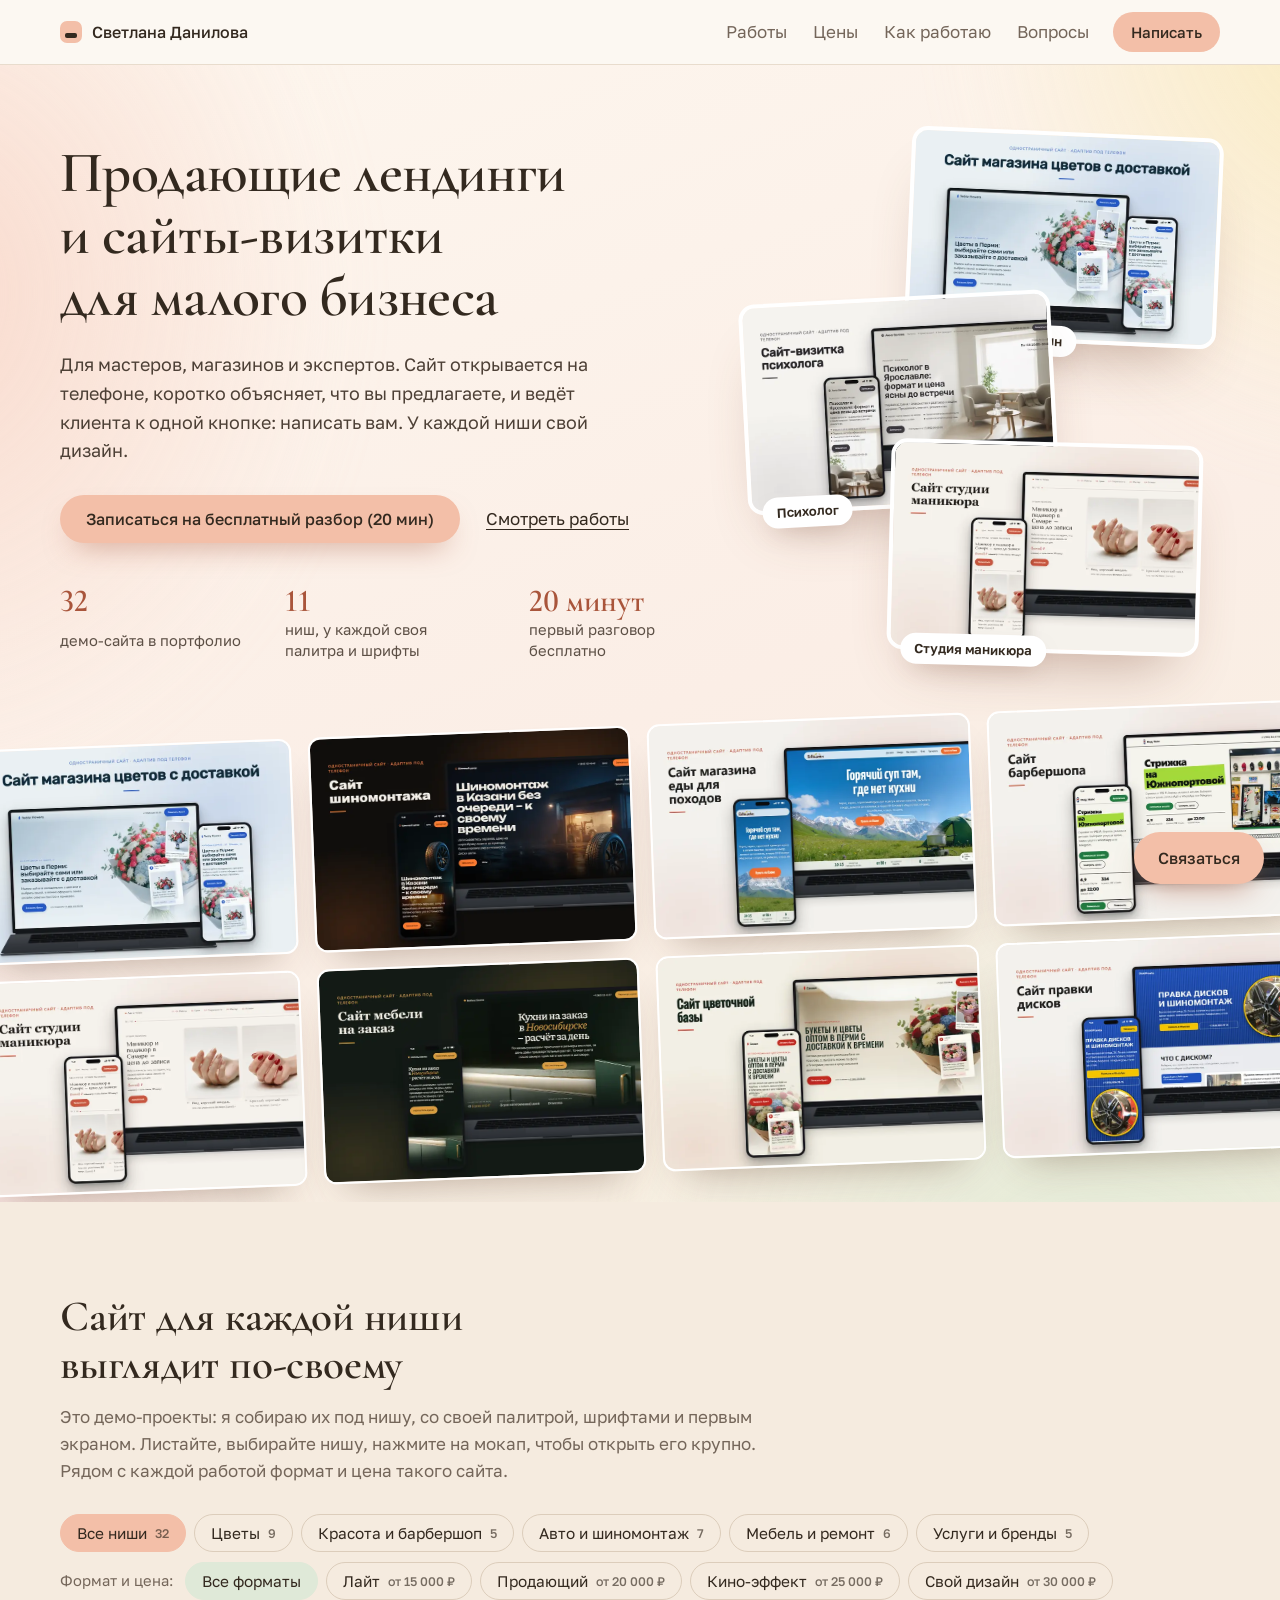
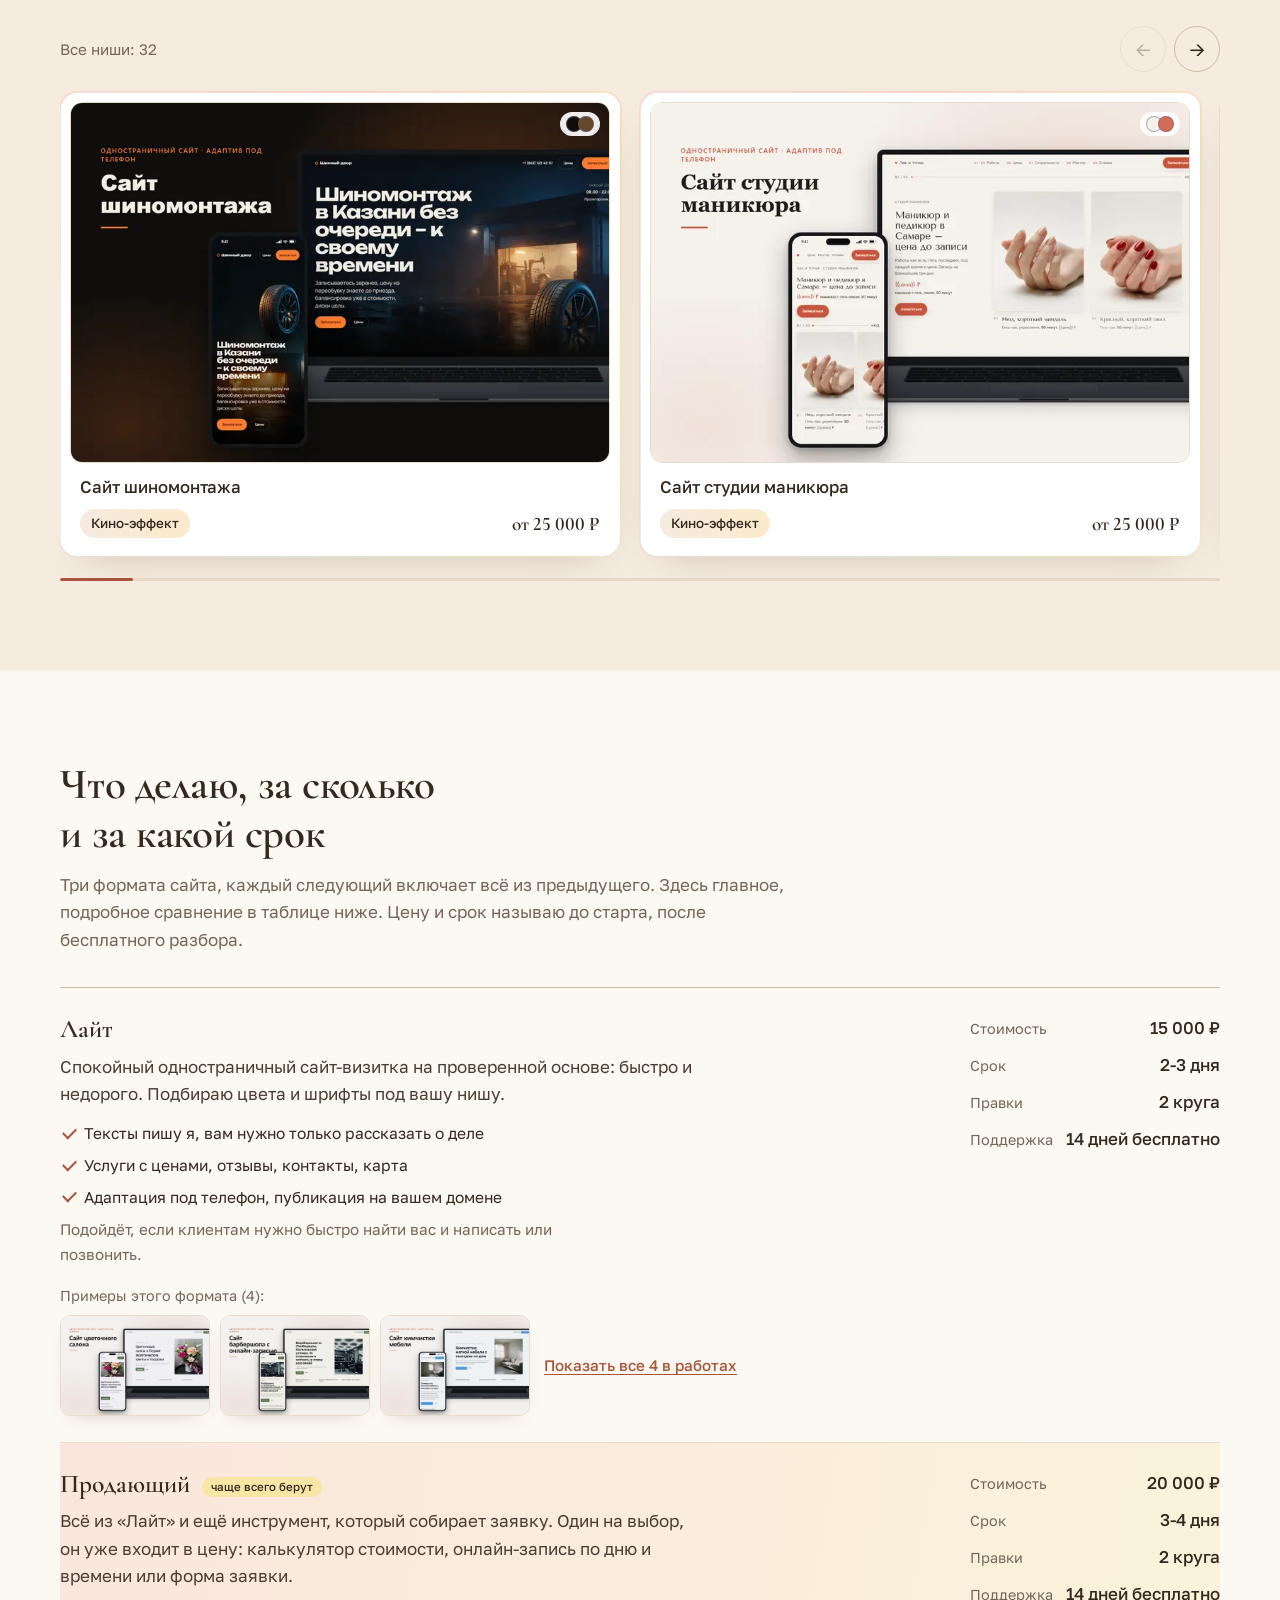
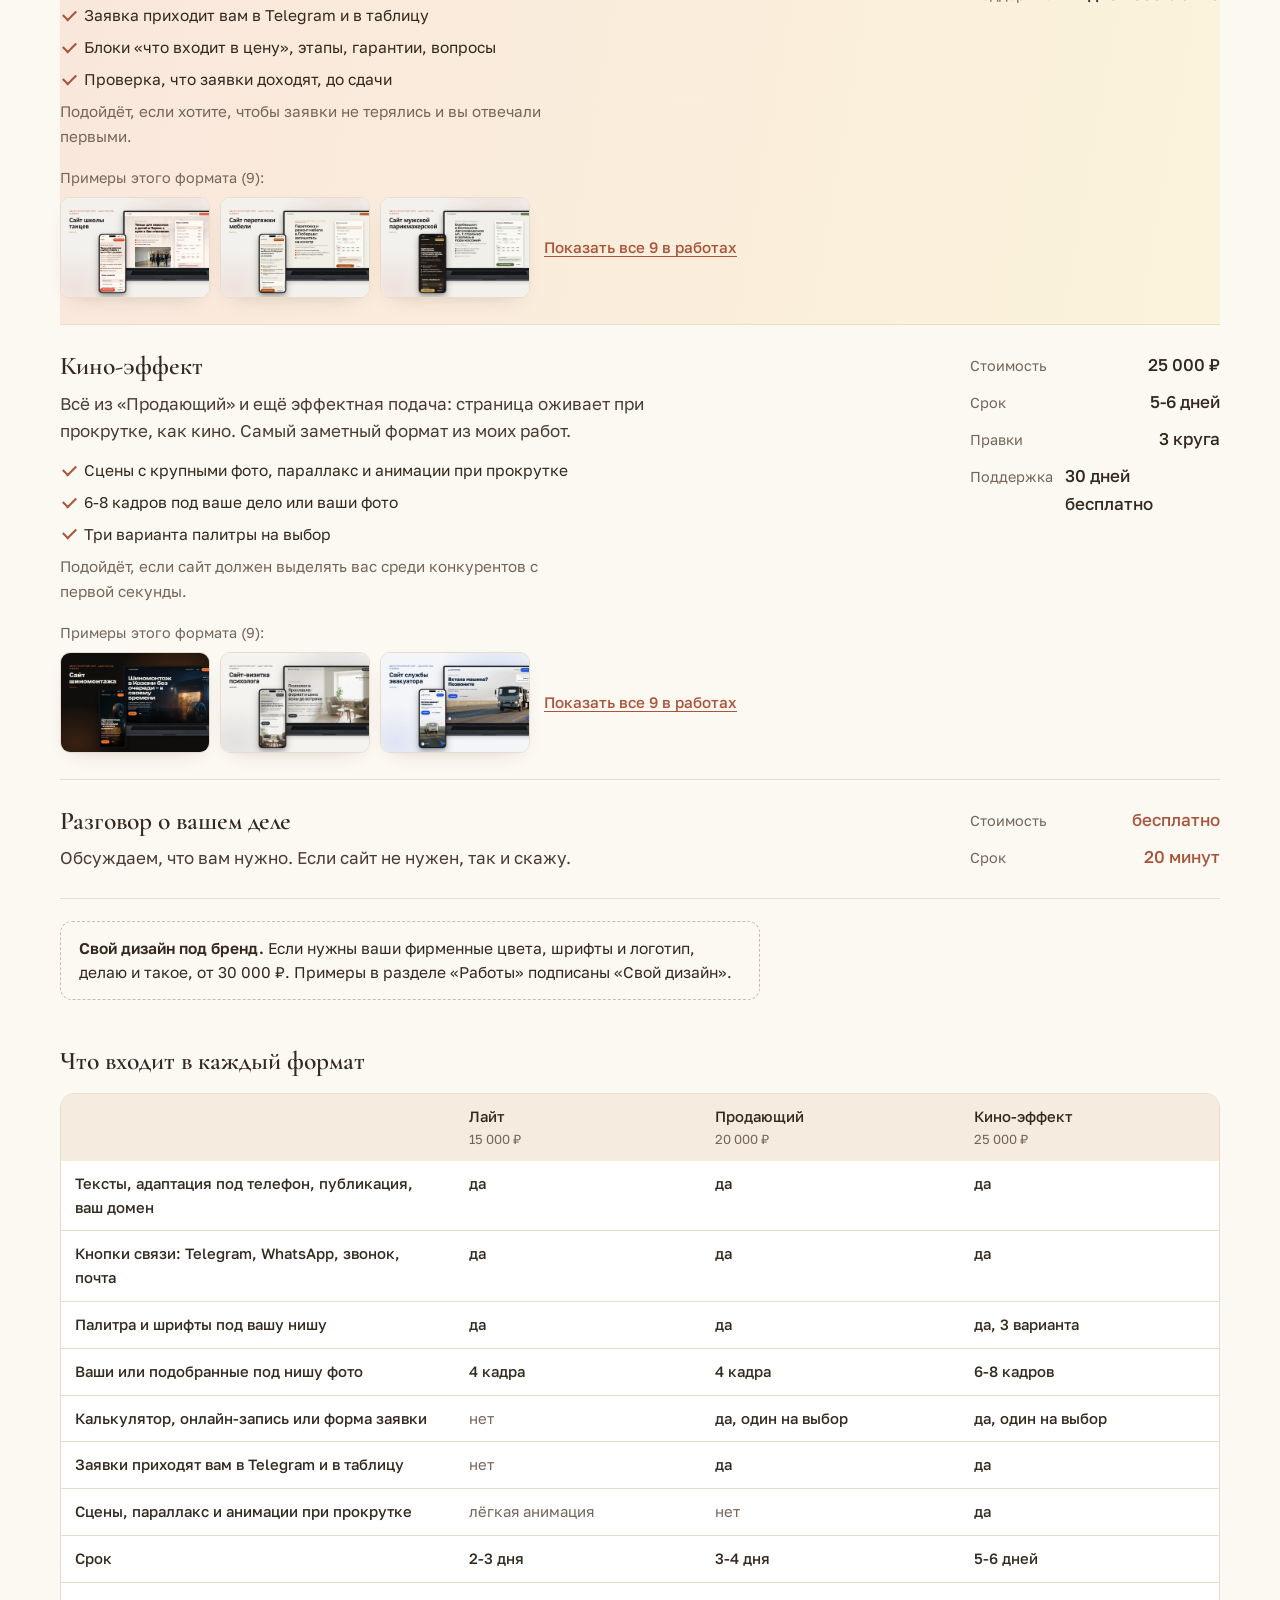
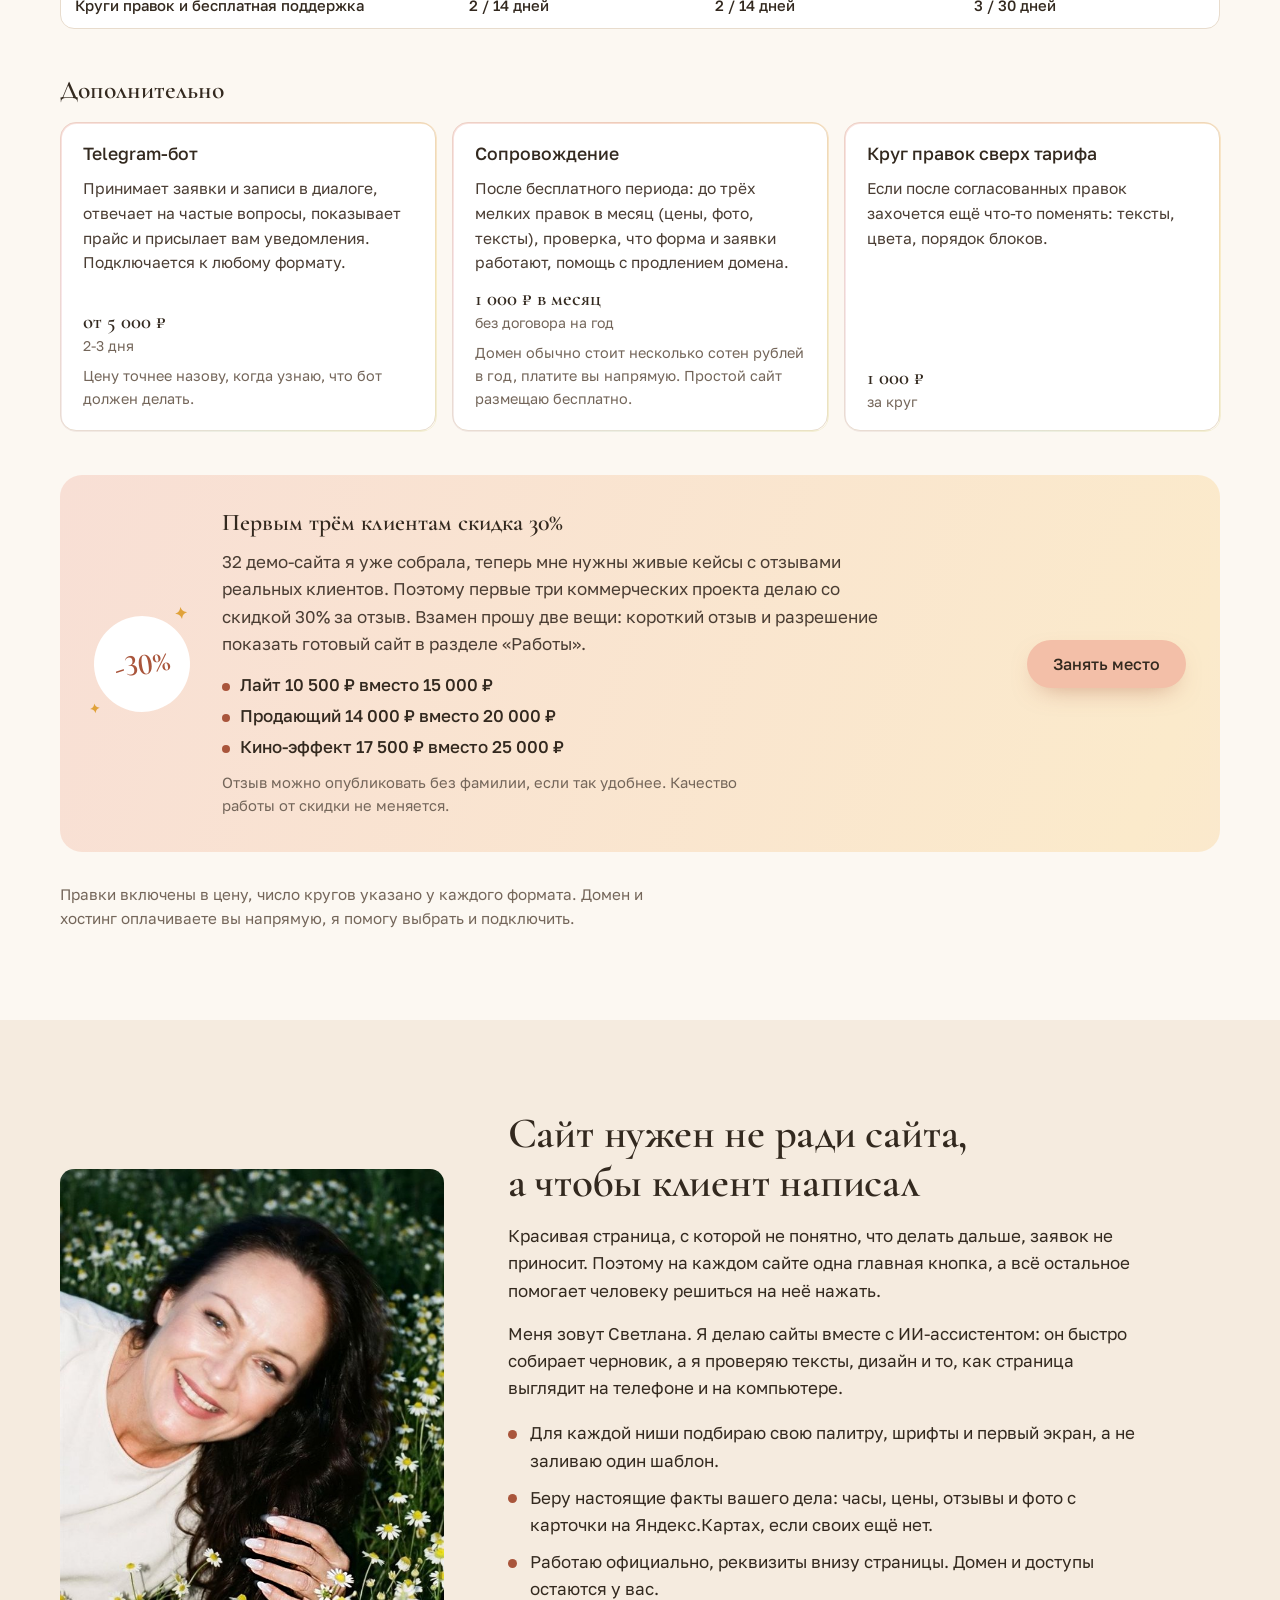
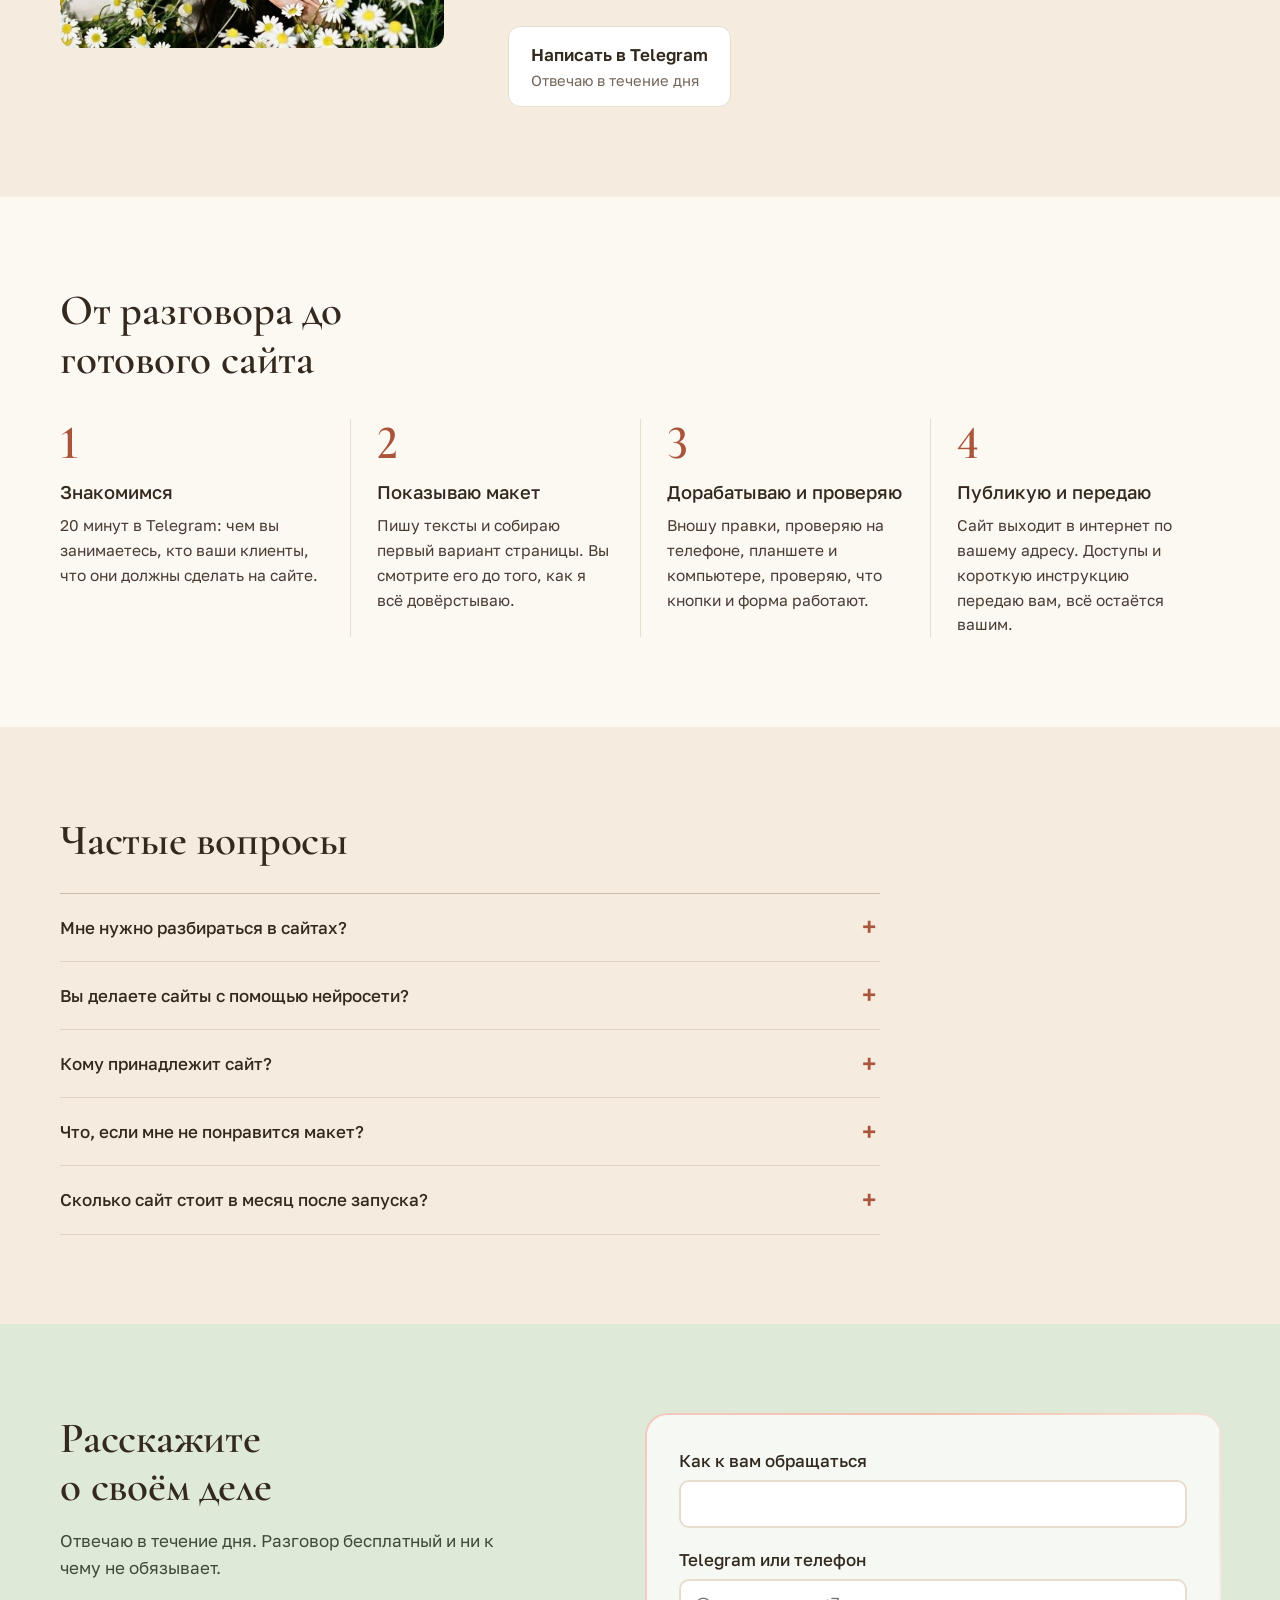
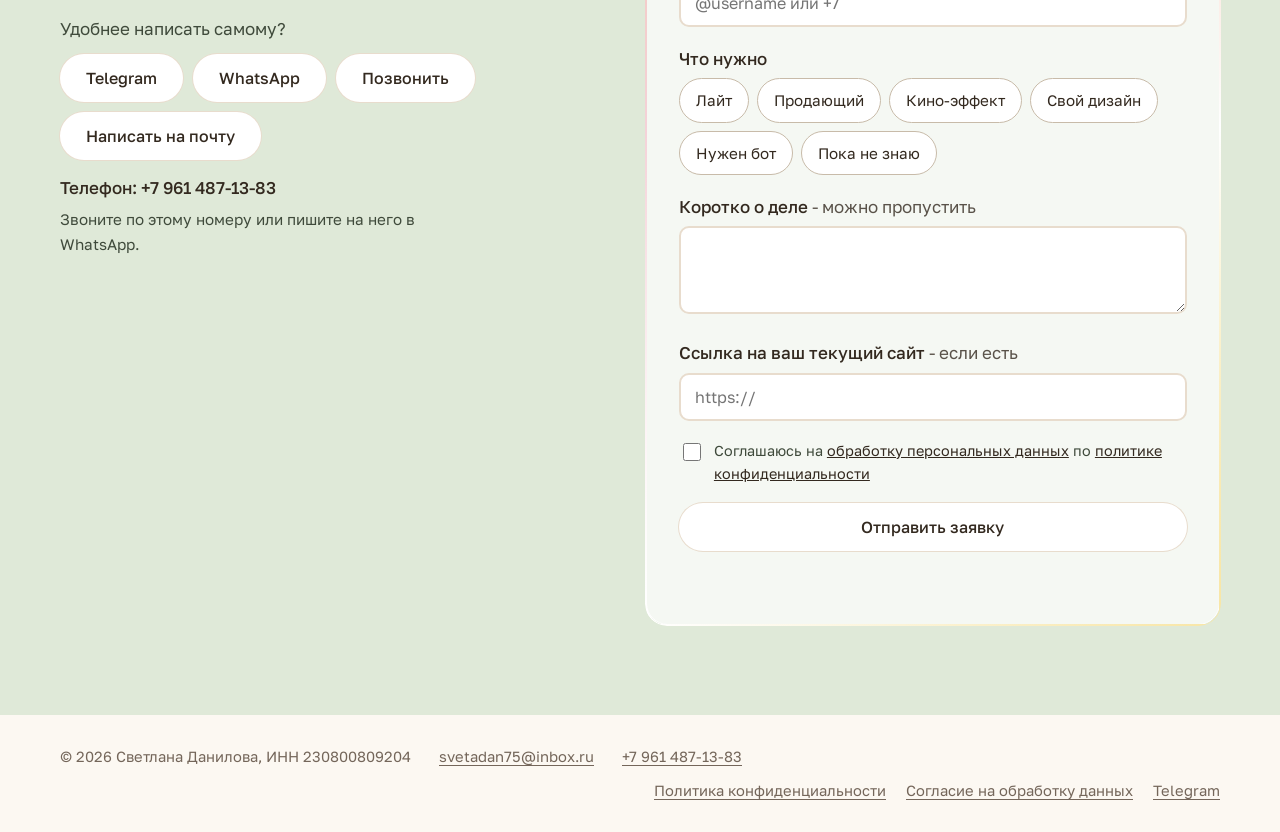
<file: index.html>
<!doctype html>
<html lang="ru">
<head>
<meta charset="utf-8">
<meta name="viewport" content="width=device-width, initial-scale=1">
<title>Лендинги и сайты-визитки для малого бизнеса | Светлана Данилова</title>
<meta name="description" content="Продающие лендинги и сайты-визитки для малого бизнеса под ключ: от 15 000 ₽, срок от 2 дней. 32 демо-сайта в портфолио, бесплатный разбор 20 минут.">
<link rel="canonical" href="https://svetadan.ru/">
<meta name="theme-color" content="#FCF8F2">
<meta property="og:title" content="Светлана Данилова - лендинги и сайты-визитки">
<meta property="og:description" content="Для каждой ниши свой дизайн. Сайт открывается на телефоне и ведёт клиента к одной кнопке: написать вам.">
<meta property="og:type" content="website">
<meta property="og:url" content="https://svetadan.ru/">
<meta property="og:locale" content="ru_RU">
<link rel="icon" href="favicon.svg" type="image/svg+xml">
<link rel="icon" href="data:image/svg+xml,%3Csvg xmlns='http://www.w3.org/2000/svg' viewBox='0 0 32 32'%3E%3Crect width='32' height='32' rx='8' fill='%23D9A23A'/%3E%3Crect x='8' y='19' width='16' height='5' rx='2' fill='%2314110A'/%3E%3Crect x='8' y='8' width='16' height='8' rx='2' fill='%2314110A'/%3E%3C/svg%3E">
<link rel="preconnect" href="https://fonts.googleapis.com">
<link rel="preconnect" href="https://fonts.gstatic.com" crossorigin>
<link rel="stylesheet" href="https://fonts.googleapis.com/css2?family=Cormorant+Garamond:wght@500;600&family=Golos+Text:wght@400;500&display=swap">
<link rel="stylesheet" href="styles.css?v=4">
</head>
<body>
<a class="skip" href="#main">Перейти к содержанию</a>

<header class="top">
  <div class="wrap top-in">
    <a class="logo" href="#top" aria-label="Светлана Данилова, в начало страницы"><span class="logo-mark" aria-hidden="true"></span>Светлана Данилова</a>
    <nav class="nav" aria-label="Разделы">
      <a href="#works">Работы</a>
      <a href="#prices">Цены</a>
      <a href="#method">Как работаю</a>
      <a href="#faq">Вопросы</a>
    </nav>
    <a class="btn btn-sm" href="https://t.me/Svetadan75" data-tg>Написать</a>
  </div>
</header>

<main id="main">

<section class="hero" id="top">
  <div class="wrap hero-text">
    <h1>Продающие лендинги и сайты-визитки для малого бизнеса</h1>
    <p class="lead">Для мастеров, магазинов и экспертов. Сайт открывается на телефоне, коротко объясняет, что вы предлагаете, и ведёт клиента к одной кнопке: написать вам. У каждой ниши свой дизайн.</p>
    <div class="hero-cta">
      <a class="btn" href="https://t.me/Svetadan75?text=%D0%A5%D0%BE%D1%87%D1%83%20%D0%B1%D0%B5%D1%81%D0%BF%D0%BB%D0%B0%D1%82%D0%BD%D1%8B%D0%B9%20%D1%80%D0%B0%D0%B7%D0%B1%D0%BE%D1%80%20%D0%BC%D0%BE%D0%B5%D0%B3%D0%BE%20%D1%81%D0%B0%D0%B9%D1%82%D0%B0" target="_blank" rel="noopener">Записаться на бесплатный разбор (20 мин)</a>
      <a class="link" href="#works">Смотреть работы</a>
    </div>
    <div class="hero-art" aria-hidden="true">
      <figure class="ha ha-1"><img src="img/works/02-s.webp" alt="" width="760" height="507"><figcaption>Цветочный магазин</figcaption></figure>
      <figure class="ha ha-2"><img src="img/works/28-s.webp" alt="" width="760" height="507"><figcaption>Психолог</figcaption></figure>
      <figure class="ha ha-3"><img src="img/works/15-s.webp" alt="" width="760" height="507"><figcaption>Студия маникюра</figcaption></figure>
    </div>
    <ul class="facts" aria-label="В цифрах">
      <li><b data-count="works">32</b><span>демо-сайта в портфолио</span></li>
      <li><b>11</b><span>ниш, у каждой своя палитра и шрифты</span></li>
      <li><b>20 минут</b><span>первый разговор бесплатно</span></li>
    </ul>
  </div>
  <div class="mq" aria-hidden="true">
    <div class="mq-row" id="mq-1"></div>
    <div class="mq-row mq-rev" id="mq-2"></div>
  </div>
</section>

<section class="works" id="works" aria-labelledby="works-h">
  <div class="wrap">
    <h2 id="works-h">Сайт для каждой ниши выглядит по-своему</h2>
    <p class="sec-lead">Это демо-проекты: я собираю их под нишу, со своей палитрой, шрифтами и первым экраном. Листайте, выбирайте нишу, нажмите на мокап, чтобы открыть его крупно. Рядом с каждой работой формат и цена такого сайта.</p>

    <div class="tabs" id="tabs" role="group" aria-label="Ниши"></div>
    <div class="tabs tabs-fmt" id="fmts" role="group" aria-label="Формат"></div>

    <div class="car">
      <div class="car-head">
        <p class="car-count" id="car-count" aria-live="polite"></p>
        <div class="car-btns">
          <button type="button" class="arrow" id="prev" aria-label="Назад">←</button>
          <button type="button" class="arrow" id="next" aria-label="Вперёд">→</button>
        </div>
      </div>
      <div class="track" id="track" tabindex="0" aria-label="Работы, листайте стрелками"></div>
      <div class="bar" aria-hidden="true"><i id="bar"></i></div>
    </div>
  </div>
</section>

<section class="sec" id="prices" aria-labelledby="prices-h">
  <div class="wrap">
    <h2 id="prices-h">Что делаю, за сколько и за какой срок</h2>
    <p class="sec-lead">Три формата сайта, каждый следующий включает всё из предыдущего. Здесь главное, подробное сравнение в таблице ниже. Цену и срок называю до старта, после бесплатного разбора.</p>

    <div class="price-list">
      <article class="price-row">
        <div class="pr-main">
          <h3>Лайт</h3>
          <p>Спокойный одностраничный сайт-визитка на проверенной основе: быстро и недорого. Подбираю цвета и шрифты под вашу нишу.</p>
          <ul class="incl">
            <li>Тексты пишу я, вам нужно только рассказать о деле</li>
            <li>Услуги с ценами, отзывы, контакты, карта</li>
            <li>Адаптация под телефон, публикация на вашем домене</li>
          </ul>
          <p class="pr-for">Подойдёт, если клиентам нужно быстро найти вас и написать или позвонить.</p>
          <div class="pr-ex" data-fmt="Лайт"></div>
        </div>
        <dl class="pr-facts">
          <div><dt>Стоимость</dt><dd>15 000 ₽</dd></div>
          <div><dt>Срок</dt><dd>2-3 дня</dd></div>
          <div><dt>Правки</dt><dd>2 круга</dd></div>
          <div><dt>Поддержка</dt><dd>14 дней бесплатно</dd></div>
        </dl>
      </article>

      <article class="price-row price-row-main">
        <div class="pr-main">
          <h3>Продающий</h3>
          <p>Всё из «Лайт» и ещё инструмент, который собирает заявку. Один на выбор, он уже входит в цену: калькулятор стоимости, онлайн-запись по дню и времени или форма заявки.</p>
          <ul class="incl">
            <li>Заявка приходит вам в Telegram и в таблицу</li>
            <li>Блоки «что входит в цену», этапы, гарантии, вопросы</li>
            <li>Проверка, что заявки доходят, до сдачи</li>
          </ul>
          <p class="pr-for">Подойдёт, если хотите, чтобы заявки не терялись и вы отвечали первыми.</p>
          <div class="pr-ex" data-fmt="Продающий"></div>
        </div>
        <dl class="pr-facts">
          <div><dt>Стоимость</dt><dd>20 000 ₽</dd></div>
          <div><dt>Срок</dt><dd>3-4 дня</dd></div>
          <div><dt>Правки</dt><dd>2 круга</dd></div>
          <div><dt>Поддержка</dt><dd>14 дней бесплатно</dd></div>
        </dl>
      </article>

      <article class="price-row">
        <div class="pr-main">
          <h3>Кино-эффект</h3>
          <p>Всё из «Продающий» и ещё эффектная подача: страница оживает при прокрутке, как кино. Самый заметный формат из моих работ.</p>
          <ul class="incl">
            <li>Сцены с крупными фото, параллакс и анимации при прокрутке</li>
            <li>6-8 кадров под ваше дело или ваши фото</li>
            <li>Три варианта палитры на выбор</li>
          </ul>
          <p class="pr-for">Подойдёт, если сайт должен выделять вас среди конкурентов с первой секунды.</p>
          <div class="pr-ex" data-fmt="Кино-эффект"></div>
        </div>
        <dl class="pr-facts">
          <div><dt>Стоимость</dt><dd>25 000 ₽</dd></div>
          <div><dt>Срок</dt><dd>5-6 дней</dd></div>
          <div><dt>Правки</dt><dd>3 круга</dd></div>
          <div><dt>Поддержка</dt><dd>30 дней бесплатно</dd></div>
        </dl>
      </article>

      <article class="price-row price-row-free">
        <div class="pr-main">
          <h3>Разговор о вашем деле</h3>
          <p>Обсуждаем, что вам нужно. Если сайт не нужен, так и скажу.</p>
        </div>
        <dl class="pr-facts">
          <div><dt>Стоимость</dt><dd>бесплатно</dd></div>
          <div><dt>Срок</dt><dd>20 минут</dd></div>
        </dl>
      </article>
    </div>

    <p class="own-note"><b>Свой дизайн под бренд.</b> Если нужны ваши фирменные цвета, шрифты и логотип, делаю и такое, от 30 000 ₽. Примеры в разделе «Работы» подписаны «Свой дизайн».</p>

    <h3 class="sub-h">Что входит в каждый формат</h3>
    <div class="cmp-wrap"><table class="cmp">
      <thead><tr><th></th><th>Лайт<small>15 000 ₽</small></th><th>Продающий<small>20 000 ₽</small></th><th>Кино-эффект<small>25 000 ₽</small></th></tr></thead>
      <tbody>
        <tr><th scope="row">Тексты, адаптация под телефон, публикация, ваш домен</th><td>да</td><td>да</td><td>да</td></tr>
        <tr><th scope="row">Кнопки связи: Telegram, WhatsApp, звонок, почта</th><td>да</td><td>да</td><td>да</td></tr>
        <tr><th scope="row">Палитра и шрифты под вашу нишу</th><td>да</td><td>да</td><td>да, 3 варианта</td></tr>
        <tr><th scope="row">Ваши или подобранные под нишу фото</th><td>4 кадра</td><td>4 кадра</td><td>6-8 кадров</td></tr>
        <tr><th scope="row">Калькулятор, онлайн-запись или форма заявки</th><td class="no">нет</td><td>да, один на выбор</td><td>да, один на выбор</td></tr>
        <tr><th scope="row">Заявки приходят вам в Telegram и в таблицу</th><td class="no">нет</td><td>да</td><td>да</td></tr>
        <tr><th scope="row">Сцены, параллакс и анимации при прокрутке</th><td class="no">лёгкая анимация</td><td class="no">нет</td><td>да</td></tr>
        <tr><th scope="row">Срок</th><td>2-3 дня</td><td>3-4 дня</td><td>5-6 дней</td></tr>
        <tr><th scope="row">Круги правок и бесплатная поддержка</th><td>2 / 14 дней</td><td>2 / 14 дней</td><td>3 / 30 дней</td></tr>
      </tbody>
    </table></div>

    <h3 class="sub-h">Дополнительно</h3>
    <div class="addons">
      <article class="addon">
        <h4>Telegram-бот</h4>
        <p>Принимает заявки и записи в диалоге, отвечает на частые вопросы, показывает прайс и присылает вам уведомления. Подключается к любому формату.</p>
        <p class="addon-price">от 5 000 ₽ <span>2-3 дня</span></p>
        <p class="addon-note">Цену точнее назову, когда узнаю, что бот должен делать.</p>
      </article>
      <article class="addon">
        <h4>Сопровождение</h4>
        <p>После бесплатного периода: до трёх мелких правок в месяц (цены, фото, тексты), проверка, что форма и заявки работают, помощь с продлением домена.</p>
        <p class="addon-price">1 000 ₽ в месяц <span>без договора на год</span></p>
        <p class="addon-note">Домен обычно стоит несколько сотен рублей в год, платите вы напрямую. Простой сайт размещаю бесплатно.</p>
      </article>
      <article class="addon">
        <h4>Круг правок сверх тарифа</h4>
        <p>Если после согласованных правок захочется ещё что-то поменять: тексты, цвета, порядок блоков.</p>
        <p class="addon-price">1 000 ₽ <span>за круг</span></p>
      </article>
    </div>

    <aside class="promo" aria-labelledby="promo-h">
      <div class="promo-badge" aria-hidden="true">-30%</div>
      <div class="promo-text">
        <h3 id="promo-h">Первым трём клиентам скидка 30%</h3>
        <p>32 демо-сайта я уже собрала, теперь мне нужны живые кейсы с отзывами реальных клиентов. Поэтому первые три коммерческих проекта делаю со скидкой 30% за отзыв. Взамен прошу две вещи: короткий отзыв и разрешение показать готовый сайт в разделе «Работы».</p>
        <ul class="promo-prices">
          <li>Лайт 10 500 ₽ вместо 15 000 ₽</li>
          <li>Продающий 14 000 ₽ вместо 20 000 ₽</li>
          <li>Кино-эффект 17 500 ₽ вместо 25 000 ₽</li>
        </ul>
        <p class="promo-note">Отзыв можно опубликовать без фамилии, если так удобнее. Качество работы от скидки не меняется.</p>
      </div>
      <a class="btn promo-btn" href="https://t.me/Svetadan75?text=%D0%A5%D0%BE%D1%87%D1%83%20%D1%81%D0%B0%D0%B9%D1%82%20%D1%81%D0%BE%20%D1%81%D0%BA%D0%B8%D0%B4%D0%BA%D0%BE%D0%B9%20%D0%B7%D0%B0%20%D0%BE%D1%82%D0%B7%D1%8B%D0%B2" target="_blank" rel="noopener">Занять место</a>
    </aside>

    <p class="after-note">Правки включены в цену, число кругов указано у каждого формата. Домен и хостинг оплачиваете вы напрямую, я помогу выбрать и подключить.</p>
  </div>
</section>

<section class="sec sec-tint" id="about" aria-labelledby="about-h">
  <div class="wrap about-grid">
    <figure class="about-photo">
      <img src="img/svetlana.jpg" width="640" height="800" alt="Светлана Данилова" loading="lazy">
    </figure>
    <div class="about-text">
      <h2 id="about-h">Сайт нужен не ради сайта, а чтобы клиент написал</h2>
      <p>Красивая страница, с которой не понятно, что делать дальше, заявок не приносит. Поэтому на каждом сайте одна главная кнопка, а всё остальное помогает человеку решиться на неё нажать.</p>
      <p>Меня зовут Светлана. Я делаю сайты вместе с ИИ-ассистентом: он быстро собирает черновик, а я проверяю тексты, дизайн и то, как страница выглядит на телефоне и на компьютере.</p>
      <ul class="about-list">
        <li>Для каждой ниши подбираю свою палитру, шрифты и первый экран, а не заливаю один шаблон.</li>
        <li>Беру настоящие факты вашего дела: часы, цены, отзывы и фото с карточки на Яндекс.Картах, если своих ещё нет.</li>
        <li>Работаю официально, реквизиты внизу страницы. Домен и доступы остаются у вас.</li>
      </ul>
      <a class="social-link" href="https://t.me/Svetadan75" data-tg><b>Написать в Telegram</b><span>Отвечаю в течение дня</span></a>
    </div>
  </div>
</section>

<section class="sec" id="method" aria-labelledby="method-h">
  <div class="wrap">
    <h2 id="method-h">От разговора до готового сайта</h2>
    <ol class="steps">
      <li><h3>Знакомимся</h3><p>20 минут в Telegram: чем вы занимаетесь, кто ваши клиенты, что они должны сделать на сайте.</p></li>
      <li><h3>Показываю макет</h3><p>Пишу тексты и собираю первый вариант страницы. Вы смотрите его до того, как я всё довёрстываю.</p></li>
      <li><h3>Дорабатываю и проверяю</h3><p>Вношу правки, проверяю на телефоне, планшете и компьютере, проверяю, что кнопки и форма работают.</p></li>
      <li><h3>Публикую и передаю</h3><p>Сайт выходит в интернет по вашему адресу. Доступы и короткую инструкцию передаю вам, всё остаётся вашим.</p></li>
    </ol>
  </div>
</section>

<section class="sec sec-tint" id="faq" aria-labelledby="faq-h">
  <div class="wrap faq-wrap">
    <h2 id="faq-h">Частые вопросы</h2>
    <div class="faq">
      <details><summary>Мне нужно разбираться в сайтах?</summary><p>Нет. От вас нужны рассказ о деле, фотографии и цены. Остальное делаю я и показываю, как всем пользоваться.</p></details>
      <details><summary>Вы делаете сайты с помощью нейросети?</summary><p>Да, работаю с ИИ-ассистентом: он ускоряет черновик. Тексты, дизайн и проверку на разных экранах я делаю и контролирую сама, а сайт не выходит, пока я его не проверю.</p></details>
      <details><summary>Кому принадлежит сайт?</summary><p>Вам. Файлы сайта, домен и хостинг оформляются на вас. Если захотите уйти к другому исполнителю, сайт останется у вас.</p></details>
      <details><summary>Что, если мне не понравится макет?</summary><p>Вы увидите макет до финальной доработки. Два круга правок входят в цену: поменяем тексты, цвета, порядок блоков.</p></details>
      <details><summary>Сколько сайт стоит в месяц после запуска?</summary><p>Простой сайт можно разместить бесплатно. Платите только за домен, обычно несколько сотен рублей в год. Точную сумму назову во время разговора.</p></details>
    </div>
  </div>
</section>

<section class="contact" id="contact" aria-labelledby="contact-h">
  <div class="wrap contact-in">
    <div class="contact-intro">
      <h2 id="contact-h">Расскажите о своём деле</h2>
      <p>Отвечаю в течение дня. Разговор бесплатный и ни к чему не обязывает.</p>
      <p class="contact-alt">Удобнее написать самому?</p>
      <div class="contact-links">
        <a class="btn btn-light" href="https://t.me/Svetadan75" data-tg>Telegram</a>
        <a class="btn btn-light" href="#" data-wa hidden>WhatsApp</a>
        <a class="btn btn-light" href="#" data-phone hidden>Позвонить</a>
        <a class="btn btn-light" href="mailto:svetadan75@inbox.ru">Написать на почту</a>
      </div>
      <p class="contact-phone" data-phone-text hidden></p>
     <p class="contact-phone2" data-phone-note hidden>Звоните по этому номеру или пишите на него в WhatsApp.</p>
    </div>

    <form class="lead-form" id="lead-form" novalidate>
      <div class="field">
        <label for="f-name">Как к вам обращаться</label>
        <input id="f-name" name="name" type="text" autocomplete="given-name" required>
      </div>
      <div class="field">
        <label for="f-contact">Telegram или телефон</label>
        <input id="f-contact" name="contact" type="text" autocomplete="tel" required placeholder="@username или +7">
      </div>
      <fieldset class="opts">
        <legend>Что нужно</legend>
        <label><input type="radio" name="service" value="Лайт"><span>Лайт</span></label>
        <label><input type="radio" name="service" value="Продающий"><span>Продающий</span></label>
        <label><input type="radio" name="service" value="Кино-эффект"><span>Кино-эффект</span></label>
        <label><input type="radio" name="service" value="Свой дизайн"><span>Свой дизайн</span></label>
        <label><input type="radio" name="service" value="Telegram-бот"><span>Нужен бот</span></label>
        <label><input type="radio" name="service" value="Пока не знаю"><span>Пока не знаю</span></label>
      </fieldset>
      <div class="field">
        <label for="f-task">Коротко о деле <span class="opt">- можно пропустить</span></label>
        <textarea id="f-task" name="task" rows="3"></textarea>
      </div>
      <div class="field">
        <label for="f-site">Ссылка на ваш текущий сайт <span class="opt">- если есть</span></label>
        <input id="f-site" name="site" type="url" inputmode="url" autocomplete="url" placeholder="https://">
      </div>
      <div class="hp" aria-hidden="true">
        <label for="f-hp">Не заполняйте это поле</label>
        <input id="f-hp" name="website" type="text" tabindex="-1" autocomplete="off">
      </div>
      <label class="agree">
        <input type="checkbox" name="agree" id="f-agree" required>
        <span>Соглашаюсь на <a href="soglasie.html" target="_blank">обработку персональных данных</a> по <a href="politika.html" target="_blank">политике конфиденциальности</a></span>
      </label>
      <button class="btn btn-light" type="submit">Отправить заявку</button>
      <p class="form-status" role="status" aria-live="polite"></p>
    </form>
  </div>
</section>
</main>

<footer class="foot">
  <div class="wrap foot-in">
    <p>© 2026 Светлана Данилова, ИНН 230800809204</p>
    <p><a class="link" href="mailto:svetadan75@inbox.ru">svetadan75@inbox.ru</a></p>
    <p><a class="link" href="tel:+79614871383">+7 961 487-13-83</a></p>
    <div class="foot-links">
      <a class="link" href="politika.html">Политика конфиденциальности</a>
      <a class="link" href="soglasie.html">Согласие на обработку данных</a>
      <a class="link" href="https://t.me/Svetadan75" data-tg-channel>Telegram</a>
    </div>
  </div>
</footer>

<div class="fab" id="fab">
  <div class="fab-menu" id="fab-menu" hidden>
    <a href="https://t.me/Svetadan75" data-tg>Telegram</a>
    <a href="#" data-fab-wa hidden>WhatsApp</a>
    <a href="#" data-fab-phone hidden>Позвонить</a>
    <a href="mailto:svetadan75@inbox.ru">Написать на почту</a>
  </div>
  <button type="button" class="fab-btn" id="fab-btn" aria-expanded="false" aria-controls="fab-menu">Связаться</button>
</div>

<dialog class="lightbox" id="lightbox" aria-label="Крупный просмотр работы">
  <form method="dialog"><button class="lb-close" aria-label="Закрыть">Закрыть</button></form>
  <img id="lb-img" alt="">
  <p class="lb-cap" id="lb-cap"></p>
</dialog>

<script src="works-data.js?v=4"></script>
<script src="main.js?v=4" defer></script>
</body>
</html>
</file>
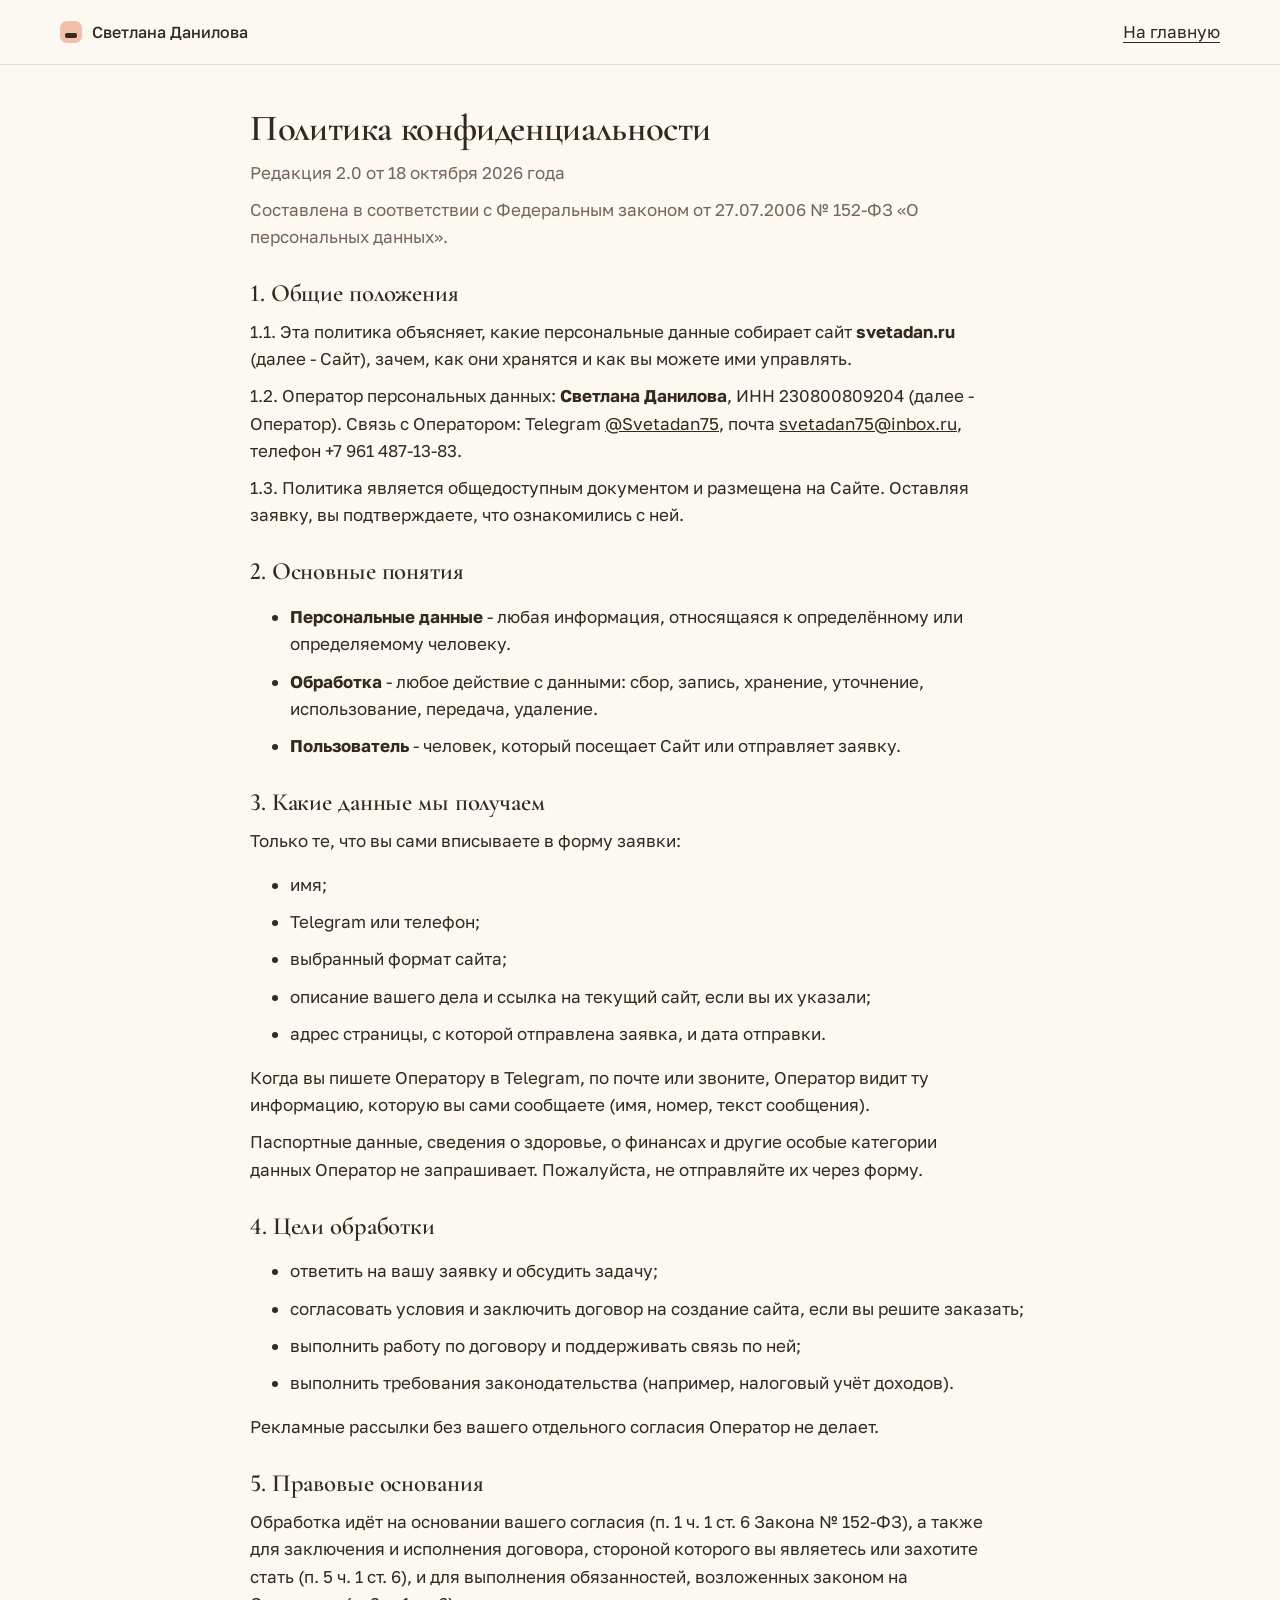
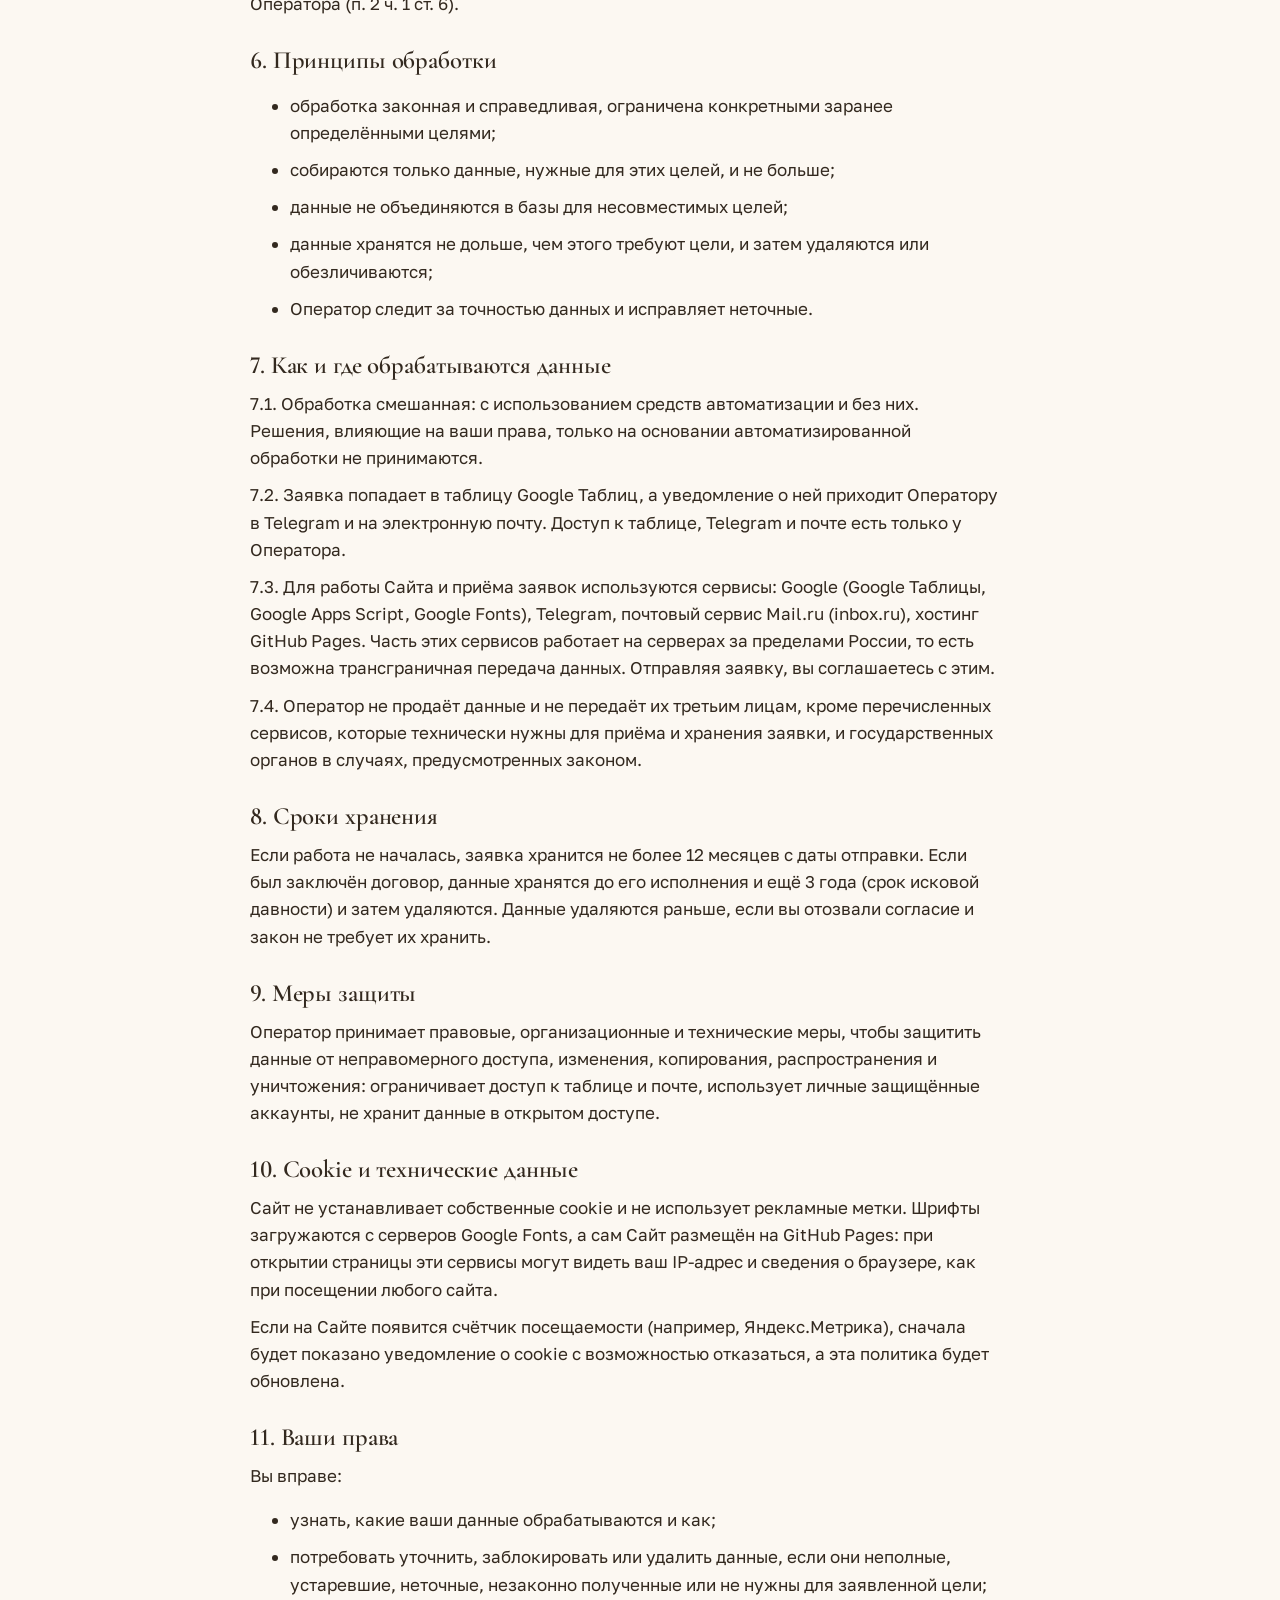
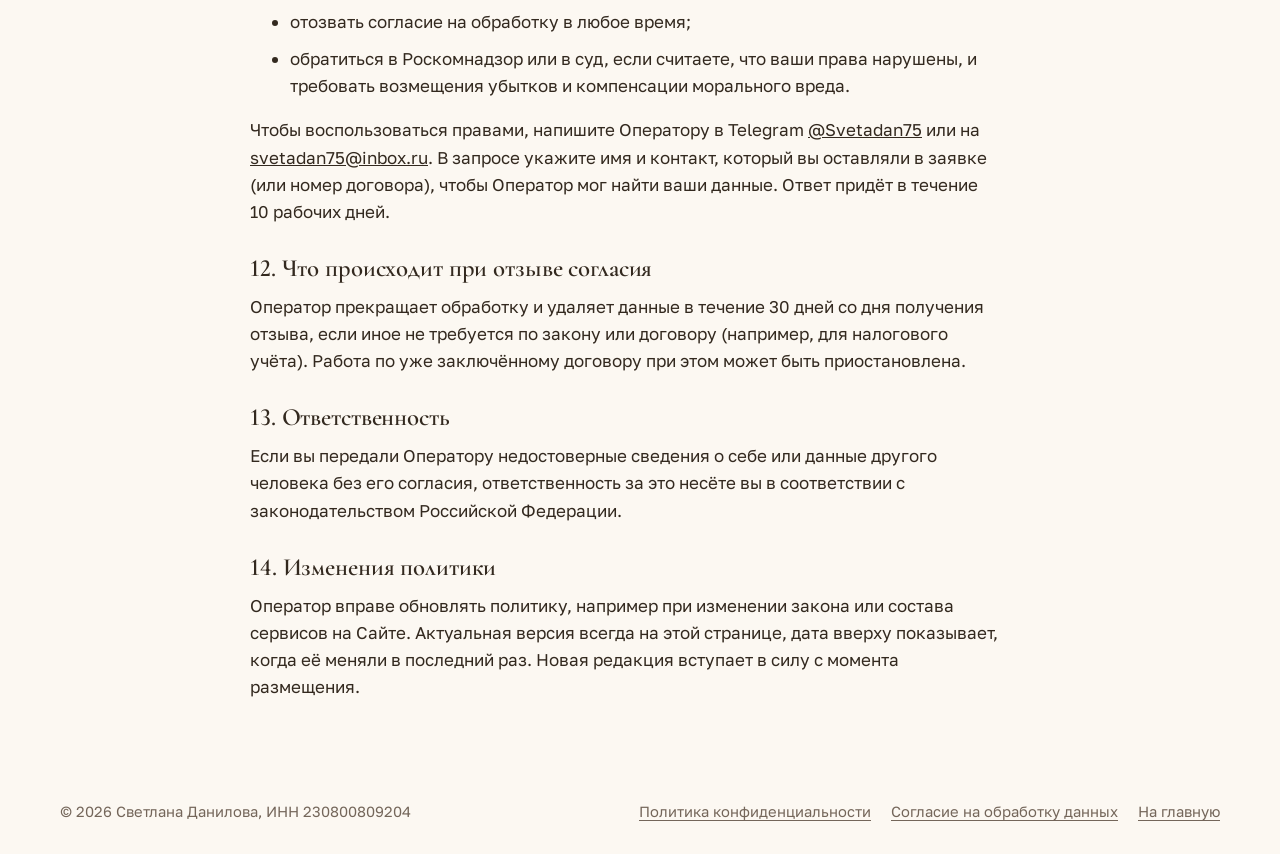
<file: politika.html>
<!doctype html>
<html lang="ru">
<head>
  <meta charset="utf-8">
  <meta name="viewport" content="width=device-width, initial-scale=1">
  <title>Политика конфиденциальности - Светлана Данилова</title>
  <meta name="robots" content="noindex">
  <link rel="icon" href="favicon.svg" type="image/svg+xml">
  <link rel="icon" href="data:image/svg+xml,%3Csvg xmlns='http://www.w3.org/2000/svg' viewBox='0 0 32 32'%3E%3Crect width='32' height='32' rx='8' fill='%23D9A23A'/%3E%3Crect x='8' y='19' width='16' height='5' rx='2' fill='%2314110A'/%3E%3Crect x='8' y='8' width='16' height='8' rx='2' fill='%2314110A'/%3E%3C/svg%3E">
  <link rel="preconnect" href="https://fonts.googleapis.com">
  <link rel="preconnect" href="https://fonts.gstatic.com" crossorigin>
  <link rel="stylesheet" href="https://fonts.googleapis.com/css2?family=Cormorant+Garamond:wght@500;600&family=Golos+Text:wght@400;500&display=swap">
  <link rel="stylesheet" href="styles.css">
</head>
<body>
  <header class="top">
    <div class="wrap top-in">
      <a class="logo" href="index.html" aria-label="Светлана Данилова, на главную">
        <span class="logo-mark" aria-hidden="true"></span>Светлана Данилова
      </a>
      <a class="link" href="index.html">На главную</a>
    </div>
  </header>

  <main class="wrap doc">
    <h1>Политика конфиденциальности</h1>
    <p class="doc-date">Редакция 2.0 от 18 октября 2026 года</p>
    <p class="doc-date">Составлена в соответствии с Федеральным законом от 27.07.2006 № 152-ФЗ «О персональных данных».</p>

    <h2>1. Общие положения</h2>
    <p>1.1. Эта политика объясняет, какие персональные данные собирает сайт <b>svetadan.ru</b> (далее - Сайт), зачем, как они хранятся и как вы можете ими управлять.</p>
    <p>1.2. Оператор персональных данных: <b>Светлана Данилова</b>, ИНН 230800809204 (далее - Оператор). Связь с Оператором: Telegram <a href="https://t.me/Svetadan75">@Svetadan75</a>, почта <a href="mailto:svetadan75@inbox.ru">svetadan75@inbox.ru</a>, телефон +7 961 487-13-83.</p>
    <p>1.3. Политика является общедоступным документом и размещена на Сайте. Оставляя заявку, вы подтверждаете, что ознакомились с ней.</p>

    <h2>2. Основные понятия</h2>
    <ul>
      <li><b>Персональные данные</b> - любая информация, относящаяся к определённому или определяемому человеку.</li>
      <li><b>Обработка</b> - любое действие с данными: сбор, запись, хранение, уточнение, использование, передача, удаление.</li>
      <li><b>Пользователь</b> - человек, который посещает Сайт или отправляет заявку.</li>
    </ul>

    <h2>3. Какие данные мы получаем</h2>
    <p>Только те, что вы сами вписываете в форму заявки:</p>
    <ul>
      <li>имя;</li>
      <li>Telegram или телефон;</li>
      <li>выбранный формат сайта;</li>
      <li>описание вашего дела и ссылка на текущий сайт, если вы их указали;</li>
      <li>адрес страницы, с которой отправлена заявка, и дата отправки.</li>
    </ul>
    <p>Когда вы пишете Оператору в Telegram, по почте или звоните, Оператор видит ту информацию, которую вы сами сообщаете (имя, номер, текст сообщения).</p>
    <p>Паспортные данные, сведения о здоровье, о финансах и другие особые категории данных Оператор не запрашивает. Пожалуйста, не отправляйте их через форму.</p>

    <h2>4. Цели обработки</h2>
    <ul>
      <li>ответить на вашу заявку и обсудить задачу;</li>
      <li>согласовать условия и заключить договор на создание сайта, если вы решите заказать;</li>
      <li>выполнить работу по договору и поддерживать связь по ней;</li>
      <li>выполнить требования законодательства (например, налоговый учёт доходов).</li>
    </ul>
    <p>Рекламные рассылки без вашего отдельного согласия Оператор не делает.</p>

    <h2>5. Правовые основания</h2>
    <p>Обработка идёт на основании вашего согласия (п. 1 ч. 1 ст. 6 Закона № 152-ФЗ), а также для заключения и исполнения договора, стороной которого вы являетесь или захотите стать (п. 5 ч. 1 ст. 6), и для выполнения обязанностей, возложенных законом на Оператора (п. 2 ч. 1 ст. 6).</p>

    <h2>6. Принципы обработки</h2>
    <ul>
      <li>обработка законная и справедливая, ограничена конкретными заранее определёнными целями;</li>
      <li>собираются только данные, нужные для этих целей, и не больше;</li>
      <li>данные не объединяются в базы для несовместимых целей;</li>
      <li>данные хранятся не дольше, чем этого требуют цели, и затем удаляются или обезличиваются;</li>
      <li>Оператор следит за точностью данных и исправляет неточные.</li>
    </ul>

    <h2>7. Как и где обрабатываются данные</h2>
    <p>7.1. Обработка смешанная: с использованием средств автоматизации и без них. Решения, влияющие на ваши права, только на основании автоматизированной обработки не принимаются.</p>
    <p>7.2. Заявка попадает в таблицу Google Таблиц, а уведомление о ней приходит Оператору в Telegram и на электронную почту. Доступ к таблице, Telegram и почте есть только у Оператора.</p>
    <p>7.3. Для работы Сайта и приёма заявок используются сервисы: Google (Google Таблицы, Google Apps Script, Google Fonts), Telegram, почтовый сервис Mail.ru (inbox.ru), хостинг GitHub Pages. Часть этих сервисов работает на серверах за пределами России, то есть возможна трансграничная передача данных. Отправляя заявку, вы соглашаетесь с этим.</p>
    <p>7.4. Оператор не продаёт данные и не передаёт их третьим лицам, кроме перечисленных сервисов, которые технически нужны для приёма и хранения заявки, и государственных органов в случаях, предусмотренных законом.</p>

    <h2>8. Сроки хранения</h2>
    <p>Если работа не началась, заявка хранится не более 12 месяцев с даты отправки. Если был заключён договор, данные хранятся до его исполнения и ещё 3 года (срок исковой давности) и затем удаляются. Данные удаляются раньше, если вы отозвали согласие и закон не требует их хранить.</p>

    <h2>9. Меры защиты</h2>
    <p>Оператор принимает правовые, организационные и технические меры, чтобы защитить данные от неправомерного доступа, изменения, копирования, распространения и уничтожения: ограничивает доступ к таблице и почте, использует личные защищённые аккаунты, не хранит данные в открытом доступе.</p>

    <h2>10. Cookie и технические данные</h2>
    <p>Сайт не устанавливает собственные cookie и не использует рекламные метки. Шрифты загружаются с серверов Google Fonts, а сам Сайт размещён на GitHub Pages: при открытии страницы эти сервисы могут видеть ваш IP-адрес и сведения о браузере, как при посещении любого сайта.</p>
    <p>Если на Сайте появится счётчик посещаемости (например, Яндекс.Метрика), сначала будет показано уведомление о cookie с возможностью отказаться, а эта политика будет обновлена.</p>

    <h2>11. Ваши права</h2>
    <p>Вы вправе:</p>
    <ul>
      <li>узнать, какие ваши данные обрабатываются и как;</li>
      <li>потребовать уточнить, заблокировать или удалить данные, если они неполные, устаревшие, неточные, незаконно полученные или не нужны для заявленной цели;</li>
      <li>отозвать согласие на обработку в любое время;</li>
      <li>обратиться в Роскомнадзор или в суд, если считаете, что ваши права нарушены, и требовать возмещения убытков и компенсации морального вреда.</li>
    </ul>
    <p>Чтобы воспользоваться правами, напишите Оператору в Telegram <a href="https://t.me/Svetadan75">@Svetadan75</a> или на <a href="mailto:svetadan75@inbox.ru">svetadan75@inbox.ru</a>. В запросе укажите имя и контакт, который вы оставляли в заявке (или номер договора), чтобы Оператор мог найти ваши данные. Ответ придёт в течение 10 рабочих дней.</p>

    <h2>12. Что происходит при отзыве согласия</h2>
    <p>Оператор прекращает обработку и удаляет данные в течение 30 дней со дня получения отзыва, если иное не требуется по закону или договору (например, для налогового учёта). Работа по уже заключённому договору при этом может быть приостановлена.</p>

    <h2>13. Ответственность</h2>
    <p>Если вы передали Оператору недостоверные сведения о себе или данные другого человека без его согласия, ответственность за это несёте вы в соответствии с законодательством Российской Федерации.</p>

    <h2>14. Изменения политики</h2>
    <p>Оператор вправе обновлять политику, например при изменении закона или состава сервисов на Сайте. Актуальная версия всегда на этой странице, дата вверху показывает, когда её меняли в последний раз. Новая редакция вступает в силу с момента размещения.</p>
  </main>

  <footer class="foot">
    <div class="wrap foot-in">
      <p>© 2026 Светлана Данилова, ИНН 230800809204</p>
      <div class="foot-links">
        <a class="link" href="politika.html">Политика конфиденциальности</a>
        <a class="link" href="soglasie.html">Согласие на обработку данных</a>
        <a class="link" href="index.html">На главную</a>
      </div>
    </div>
  </footer>
</body>
</html>
</file>
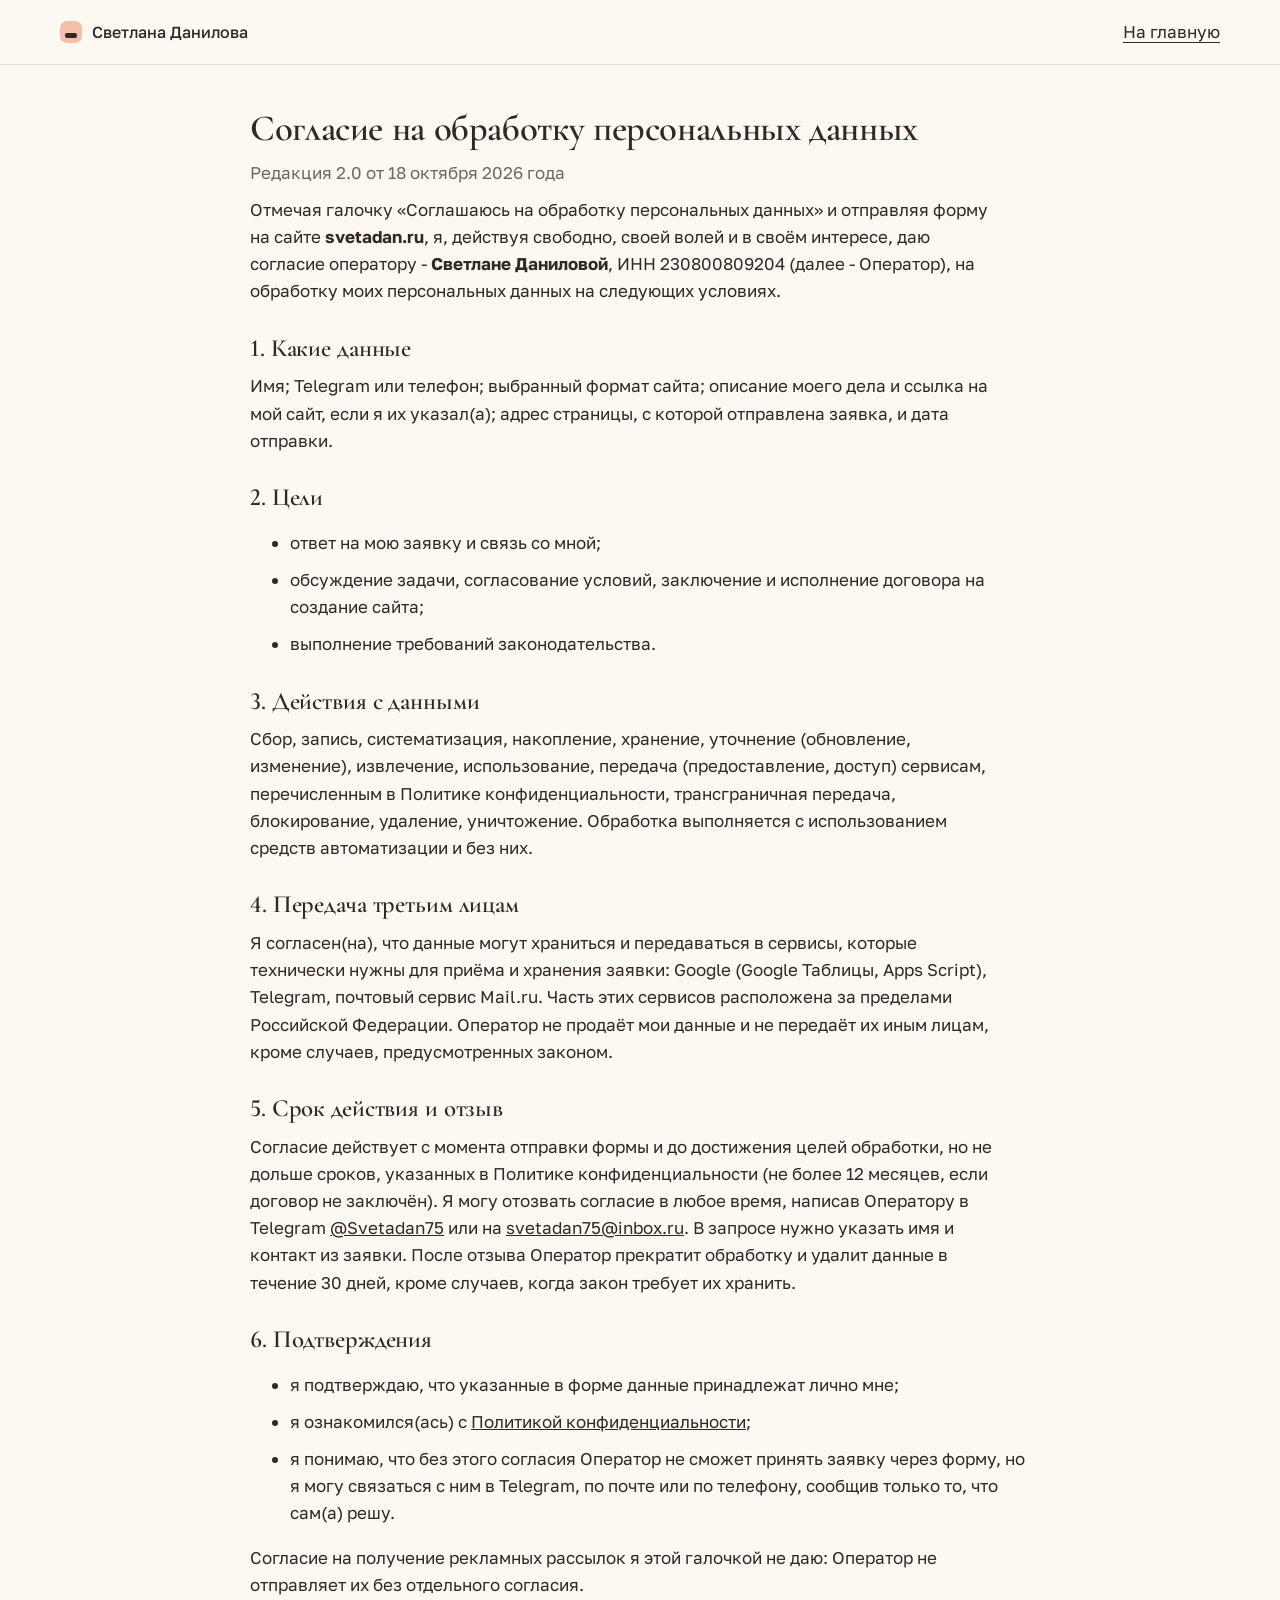
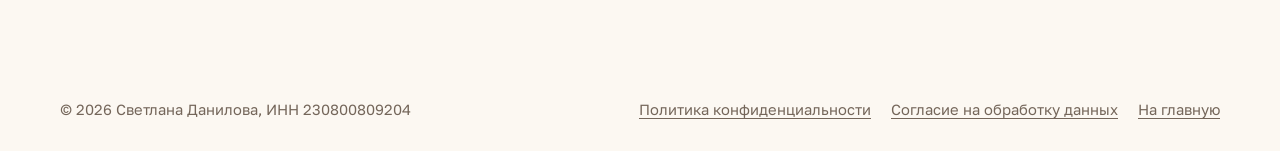
<file: soglasie.html>
<!doctype html>
<html lang="ru">
<head>
  <meta charset="utf-8">
  <meta name="viewport" content="width=device-width, initial-scale=1">
  <title>Согласие на обработку персональных данных - Светлана Данилова</title>
  <meta name="robots" content="noindex">
  <link rel="icon" href="favicon.svg" type="image/svg+xml">
  <link rel="icon" href="data:image/svg+xml,%3Csvg xmlns='http://www.w3.org/2000/svg' viewBox='0 0 32 32'%3E%3Crect width='32' height='32' rx='8' fill='%23D9A23A'/%3E%3Crect x='8' y='19' width='16' height='5' rx='2' fill='%2314110A'/%3E%3Crect x='8' y='8' width='16' height='8' rx='2' fill='%2314110A'/%3E%3C/svg%3E">
  <link rel="preconnect" href="https://fonts.googleapis.com">
  <link rel="preconnect" href="https://fonts.gstatic.com" crossorigin>
  <link rel="stylesheet" href="https://fonts.googleapis.com/css2?family=Cormorant+Garamond:wght@500;600&family=Golos+Text:wght@400;500&display=swap">
  <link rel="stylesheet" href="styles.css">
</head>
<body>
  <header class="top">
    <div class="wrap top-in">
      <a class="logo" href="index.html" aria-label="Светлана Данилова, на главную">
        <span class="logo-mark" aria-hidden="true"></span>Светлана Данилова
      </a>
      <a class="link" href="index.html">На главную</a>
    </div>
  </header>

  <main class="wrap doc">
    <h1>Согласие на обработку персональных данных</h1>
    <p class="doc-date">Редакция 2.0 от 18 октября 2026 года</p>

    <p>Отмечая галочку «Соглашаюсь на обработку персональных данных» и отправляя форму на сайте <b>svetadan.ru</b>, я, действуя свободно, своей волей и в своём интересе, даю согласие оператору - <b>Светлане Даниловой</b>, ИНН 230800809204 (далее - Оператор), на обработку моих персональных данных на следующих условиях.</p>

    <h2>1. Какие данные</h2>
    <p>Имя; Telegram или телефон; выбранный формат сайта; описание моего дела и ссылка на мой сайт, если я их указал(а); адрес страницы, с которой отправлена заявка, и дата отправки.</p>

    <h2>2. Цели</h2>
    <ul>
      <li>ответ на мою заявку и связь со мной;</li>
      <li>обсуждение задачи, согласование условий, заключение и исполнение договора на создание сайта;</li>
      <li>выполнение требований законодательства.</li>
    </ul>

    <h2>3. Действия с данными</h2>
    <p>Сбор, запись, систематизация, накопление, хранение, уточнение (обновление, изменение), извлечение, использование, передача (предоставление, доступ) сервисам, перечисленным в Политике конфиденциальности, трансграничная передача, блокирование, удаление, уничтожение. Обработка выполняется с использованием средств автоматизации и без них.</p>

    <h2>4. Передача третьим лицам</h2>
    <p>Я согласен(на), что данные могут храниться и передаваться в сервисы, которые технически нужны для приёма и хранения заявки: Google (Google Таблицы, Apps Script), Telegram, почтовый сервис Mail.ru. Часть этих сервисов расположена за пределами Российской Федерации. Оператор не продаёт мои данные и не передаёт их иным лицам, кроме случаев, предусмотренных законом.</p>

    <h2>5. Срок действия и отзыв</h2>
    <p>Согласие действует с момента отправки формы и до достижения целей обработки, но не дольше сроков, указанных в Политике конфиденциальности (не более 12 месяцев, если договор не заключён). Я могу отозвать согласие в любое время, написав Оператору в Telegram <a href="https://t.me/Svetadan75">@Svetadan75</a> или на <a href="mailto:svetadan75@inbox.ru">svetadan75@inbox.ru</a>. В запросе нужно указать имя и контакт из заявки. После отзыва Оператор прекратит обработку и удалит данные в течение 30 дней, кроме случаев, когда закон требует их хранить.</p>

    <h2>6. Подтверждения</h2>
    <ul>
      <li>я подтверждаю, что указанные в форме данные принадлежат лично мне;</li>
      <li>я ознакомился(ась) с <a href="politika.html">Политикой конфиденциальности</a>;</li>
      <li>я понимаю, что без этого согласия Оператор не сможет принять заявку через форму, но я могу связаться с ним в Telegram, по почте или по телефону, сообщив только то, что сам(а) решу.</li>
    </ul>
    <p>Согласие на получение рекламных рассылок я этой галочкой не даю: Оператор не отправляет их без отдельного согласия.</p>
  </main>

  <footer class="foot">
    <div class="wrap foot-in">
      <p>© 2026 Светлана Данилова, ИНН 230800809204</p>
      <div class="foot-links">
        <a class="link" href="politika.html">Политика конфиденциальности</a>
        <a class="link" href="soglasie.html">Согласие на обработку данных</a>
        <a class="link" href="index.html">На главную</a>
      </div>
    </div>
  </footer>
</body>
</html>
</file>
<file: styles.css>
:root{
  --paper:#fcf8f2; --tint:#f5ebdf; --ink:#33291f; --soft:#74665a; --line:#e8dccd;
  --violet:#f3bfa8; --violet-d:#a9553b; --marker:#f8e6a6; --card:#fff; --sage:#dfe9d8; --blush:#f8dfd5;
  --r:14px; --gut:clamp(18px,4vw,40px);
  --f-head:"Cormorant Garamond",Georgia,"Times New Roman",serif;
  --f-text:"Golos Text","Segoe UI",system-ui,sans-serif;
}
*{box-sizing:border-box}
html{scroll-behavior:smooth;scroll-padding-top:76px}
body{margin:0;background:var(--paper);color:var(--ink);font:400 17px/1.6 var(--f-text);-webkit-font-smoothing:antialiased}
img{max-width:100%;height:auto;display:block}
a{color:inherit}
h1,h2,h3{margin:0}
p{margin:0}
.wrap{width:min(1160px,100% - 2*var(--gut));margin-inline:auto}
.skip{position:absolute;left:-999px;top:8px;background:var(--ink);color:#fff;padding:8px 14px;border-radius:8px;z-index:100}
.skip:focus{left:8px}
:focus-visible{outline:3px solid var(--violet-d);outline-offset:3px}

h1{font:600 clamp(2rem,1.1rem + 3.4vw,3.6rem)/1.08 var(--f-head);letter-spacing:-.01em;text-wrap:balance}
h2{font:600 clamp(1.7rem,1.1rem + 2.2vw,2.7rem)/1.12 var(--f-head);letter-spacing:-.005em;text-wrap:balance;max-width:24ch}
h3{font:500 1.15rem/1.3 var(--f-text)}
.sec-lead{color:var(--soft);max-width:66ch;margin-top:14px}

/* кнопки и ссылки */
.btn{display:inline-flex;align-items:center;justify-content:center;min-height:48px;padding:0 26px;border-radius:999px;background:var(--violet);color:var(--ink);font:500 1rem var(--f-text);text-decoration:none;border:0;cursor:pointer;box-shadow:0 10px 26px -12px rgba(169,85,59,.55);transition:background-color .15s,transform .15s}
.btn:hover{background:#f7cdbb}
.btn:active{transform:translateY(1px)}
.btn-sm{min-height:40px;padding:0 18px;font-size:.94rem;box-shadow:none}
.btn-light{background:#fff;color:var(--ink);box-shadow:0 0 0 1px var(--line)}
.btn-light:hover{background:var(--blush)}
.link{color:inherit;text-decoration:underline;text-decoration-thickness:1px;text-underline-offset:.22em}
.link:hover{color:var(--violet)}

/* шапка: тёмная, как первый экран */
.top{position:sticky;top:0;z-index:20;background:rgba(252,248,242,.9);backdrop-filter:blur(12px);-webkit-backdrop-filter:blur(12px);border-bottom:1px solid var(--line);color:var(--ink)}
.top-in{display:flex;align-items:center;gap:24px;min-height:64px}
.logo{display:flex;align-items:center;gap:10px;font:500 1rem var(--f-text);text-decoration:none;margin-right:auto;white-space:nowrap}
.logo-mark{width:22px;height:22px;border-radius:7px;background:var(--violet);position:relative;flex:none}
.logo-mark::after{content:"";position:absolute;left:5px;right:5px;bottom:5px;height:5px;border-radius:2px;background:var(--ink)}
.nav{display:flex;gap:26px}
.nav a{text-decoration:none;font-weight:400;color:var(--soft);padding:8px 0}
.nav a:hover{color:var(--ink)}

/* первый экран */
.hero{position:relative;isolation:isolate;overflow:hidden;color:var(--ink);padding:clamp(40px,6vw,84px) 0 0;background:linear-gradient(160deg,#fdf6ee 0%,#fbeee6 55%,#f6efe0 100%)}
.hero::before{content:"";position:absolute;inset:-25%;z-index:-2;background:radial-gradient(36% 46% at 12% 30%,#f8d4c6 0,transparent 62%),radial-gradient(34% 44% at 88% 12%,#f9eab5 0,transparent 62%),radial-gradient(40% 50% at 74% 92%,#dce9d3 0,transparent 62%),radial-gradient(44% 54% at 6% 96%,#f4d2d8 0,transparent 62%);opacity:.85;filter:blur(46px);animation:aurora 18s ease-in-out infinite alternate}
@keyframes aurora{from{transform:translate3d(-4%,-3%,0) rotate(0deg) scale(1)}to{transform:translate3d(5%,4%,0) rotate(22deg) scale(1.14)}}
.hero-text{max-width:1160px}
.hero h1{max-width:21ch}
.lead{margin-top:22px;font-size:1.12rem;max-width:50ch;color:#4d4036}
.hero-cta{display:flex;flex-wrap:wrap;align-items:center;gap:16px 26px;margin-top:30px}
.hero .link:hover{color:var(--violet-d)}
.hero .btn{background:var(--violet);color:var(--ink);box-shadow:0 14px 30px -14px rgba(169,85,59,.6)}
.hero .btn:hover{background:#f7cdbb}
.facts{list-style:none;margin:40px 0 0;padding:0;display:flex;flex-wrap:wrap;gap:20px 44px}
.facts li{display:grid;gap:2px;max-width:200px}
.facts b{font:600 2rem/1.1 var(--f-head);color:var(--violet-d)}
.facts span{color:#5d5046;font-size:.92rem;line-height:1.4}
.mq{margin-top:clamp(36px,5vw,64px);display:grid;gap:16px;transform:rotate(-2.2deg) scale(1.05);transform-origin:50% 0;padding-bottom:clamp(28px,4vw,56px)}
.mq-row{display:flex;gap:16px;width:max-content;animation:mq 90s linear infinite}
.mq-rev{animation-direction:reverse;animation-duration:110s}
.mq:hover .mq-row{animation-play-state:paused}
.mq-row img{width:clamp(220px,24vw,320px);aspect-ratio:3/2;object-fit:cover;border-radius:12px;border:2px solid #fff;box-shadow:0 20px 40px -22px rgba(90,60,40,.45);flex:none}
@keyframes mq{from{transform:translateX(0)}to{transform:translateX(-50%)}}

/* работы: вкладки и карусель */
.works{background:var(--tint);padding:clamp(52px,7vw,96px) 0}
.tabs{display:flex;flex-wrap:wrap;gap:8px;margin-top:30px}
.tab{display:inline-flex;align-items:center;gap:8px;padding:9px 16px;border-radius:999px;border:1.5px solid #dccdbb;background:transparent;color:var(--ink);font:400 .96rem var(--f-text);cursor:pointer;transition:background-color .15s,color .15s,border-color .15s}
.tab:hover{border-color:var(--ink)}
.tab[aria-pressed="true"]{background:var(--violet);color:var(--ink);border-color:var(--violet)}
.tab small{font-size:.78rem;opacity:.65;font-weight:500}
.car{margin-top:26px}
.car-head{display:flex;justify-content:space-between;align-items:center;margin-bottom:14px}
.car-count{color:var(--soft);font-size:.95rem}
.car-btns{display:flex;gap:8px}
.arrow{width:46px;height:46px;border-radius:50%;border:1.5px solid #cdbca8;background:transparent;color:var(--ink);font:400 1.2rem var(--f-text);cursor:pointer;transition:background-color .15s,color .15s}
.arrow:hover:not(:disabled){background:var(--violet);border-color:var(--violet)}
.arrow:disabled{opacity:.3;cursor:default}
.track{display:flex;gap:20px;overflow-x:auto;scroll-snap-type:x mandatory;padding:6px 2px 22px;scrollbar-width:none;cursor:grab;-webkit-overflow-scrolling:touch}
.track::-webkit-scrollbar{display:none}
.track.is-drag{cursor:grabbing;scroll-snap-type:none;user-select:none}
.card{flex:none;width:clamp(290px,44vw,560px);scroll-snap-align:start;background:var(--card);border-radius:18px;padding:10px 10px 18px;box-shadow:0 16px 40px -26px rgba(90,60,40,.4)}
.card-img{display:block;position:relative;width:100%;padding:0;border:0;background:none;border-radius:12px;overflow:hidden;cursor:zoom-in}
.card-img img{width:100%;border:1px solid var(--line);border-radius:12px;transition:transform .35s}
.card-img:hover img{transform:scale(1.025)}
.card-pal{position:absolute;right:10px;top:10px;display:flex;background:rgba(255,255,255,.92);border-radius:999px;padding:4px 6px}
.card-pal i{width:16px;height:16px;border-radius:50%;background:var(--c);border:1px solid rgba(100,100,120,.5);margin-left:-4px}
.card-pal i:first-child{margin-left:0}
.card-body{padding:14px 10px 0}
.card-body h3{font-size:1.05rem}
.card-meta{display:flex;flex-wrap:wrap;align-items:center;justify-content:space-between;gap:8px 14px;margin-top:10px}
.pill{font-size:.84rem;font-weight:500;background:var(--tint);padding:4px 11px;border-radius:999px}
.price{font:600 1.2rem var(--f-head)}
.bar{height:3px;background:#e6d8c6;border-radius:2px;overflow:hidden}
.bar i{display:block;height:100%;width:20%;background:var(--violet-d);border-radius:2px;transition:width .15s}

/* обычные секции */
.sec{padding:clamp(52px,7vw,92px) 0}
.sec-tint{background:var(--tint)}
.about-grid{display:grid;grid-template-columns:minmax(0,.7fr) minmax(0,1.3fr);gap:clamp(24px,5vw,72px);align-items:center}
.about-photo{margin:0}
.about-photo img{width:100%;border-radius:var(--r);aspect-ratio:4/5;object-fit:cover}
.about-text p{margin-top:16px;max-width:58ch}
.about-text h2{margin-bottom:6px}
.about-list{margin:18px 0 0;padding:0;list-style:none;display:grid;gap:10px;max-width:58ch}
.about-list li{padding-left:22px;position:relative}
.about-list li::before{content:"";position:absolute;left:0;top:.62em;width:9px;height:9px;border-radius:50%;background:var(--violet-d)}
.social-link{display:inline-flex;flex-direction:column;margin-top:24px;padding:14px 22px;border-radius:12px;background:var(--card);border:1px solid var(--line);text-decoration:none}
.social-link b{font-weight:600}
.social-link span{color:var(--soft);font-size:.92rem}
.social-link:hover{border-color:var(--violet)}

/* цены */
.price-list{margin-top:34px;border-top:1px solid #cdbca8}
.price-row{display:grid;grid-template-columns:minmax(0,1fr) 250px;gap:20px 40px;padding:26px 0;border-bottom:1px solid var(--line)}
.price-row h3{font:600 1.6rem/1.2 var(--f-head)}
.pr-main p{margin-top:8px;max-width:58ch;color:#4a3d33}
.pr-main .pr-for{color:var(--soft);font-size:.95rem}
.pr-facts{margin:0;display:grid;gap:10px;align-content:start}
.pr-facts div{display:flex;justify-content:space-between;gap:12px;align-items:baseline}
.pr-facts dt{color:var(--soft);font-size:.9rem}
.pr-facts dd{margin:0;font-weight:500}
.price-row-main{background:linear-gradient(90deg,rgba(243,191,168,.28),transparent 70%)}
.price-row-main h3::after{content:"чаще всего берут";margin-left:12px;font:500 .72rem var(--f-text);letter-spacing:0;background:var(--marker);padding:3px 9px;border-radius:999px;vertical-align:middle;white-space:nowrap}
.price-row-free .pr-facts dd{color:var(--violet-d)}
.promo{display:grid;grid-template-columns:auto minmax(0,1fr) auto;gap:20px 32px;align-items:center;margin-top:44px;padding:clamp(22px,3vw,34px);background:var(--blush);color:var(--ink);border-radius:22px}
.promo-badge{width:96px;height:96px;border-radius:50%;background:#fff;color:var(--violet-d);display:grid;place-items:center;font:600 1.9rem var(--f-head);transform:rotate(-8deg)}
.promo h3{font:600 1.5rem/1.2 var(--f-head)}
.promo-text p{margin-top:10px;color:#4a3d33;max-width:60ch}
.promo-prices{margin:14px 0 0;padding:0;list-style:none;display:grid;gap:4px}
.promo-prices li{font-weight:500}
.promo-prices li::before{content:"";display:inline-block;width:8px;height:8px;border-radius:50%;background:var(--violet-d);margin-right:10px}
.promo .promo-note{font-size:.92rem;color:#74665a}
.after-note{margin-top:30px;color:var(--soft);max-width:70ch;font-size:.95rem}

/* как работаю */
.steps{list-style:none;margin:36px 0 0;padding:0;display:grid;grid-template-columns:repeat(4,minmax(0,1fr));gap:0;counter-reset:s}
.steps li{counter-increment:s;padding:0 26px 0 0}
.steps li::before{content:counter(s);display:block;font:600 3rem/1 var(--f-head);color:var(--violet-d);margin-bottom:14px}
.steps li+li{padding-left:26px;border-left:1px solid var(--line)}
.steps p{margin-top:8px;color:#4a3d33;font-size:.97rem}

/* вопросы */
.faq-wrap h2{margin-bottom:28px}
.faq{max-width:820px;border-top:1px solid #cdbca8}
.faq details{border-bottom:1px solid #e0d2c0}
.faq summary{list-style:none;cursor:pointer;padding:20px 40px 20px 0;font-weight:500;position:relative}
.faq summary::-webkit-details-marker{display:none}
.faq summary::after{content:"+";position:absolute;right:4px;top:50%;translate:0 -50%;font:500 1.6rem/1 var(--f-text);color:var(--violet-d);transition:rotate .2s}
.faq details[open] summary::after{rotate:45deg}
.faq details p{padding:0 40px 22px 0;color:#4a3d33;max-width:62ch}

/* контакты */
.contact{background:var(--sage);color:var(--ink);padding:clamp(52px,7vw,92px) 0}
.contact-in{display:grid;grid-template-columns:minmax(0,1fr) minmax(0,1.1fr);gap:clamp(28px,5vw,72px);align-items:start}
.contact h2{max-width:14ch}
.contact-intro p{margin-top:16px;max-width:42ch;color:#3f4a3b}
.contact-alt{margin-top:34px!important}
.contact-links{margin-top:12px}
.lead-form{background:rgba(255,255,255,.7);border:1px solid #fff;border-radius:22px;padding:clamp(20px,3vw,32px);display:grid;gap:18px}
.field label,.opts legend{display:block;font-weight:500;margin-bottom:6px}
.field input,.field textarea{border-color:var(--line)!important}
.opt{font-weight:400;opacity:.8}
.field input,.field textarea{width:100%;font:400 1rem var(--f-text);padding:12px 14px;border-radius:10px;border:2px solid transparent;background:#fff;color:var(--ink)}
.field textarea{resize:vertical}
.field.has-error input,.field.has-error textarea{border-color:var(--violet-d)!important}
.opts{border:0;margin:0;padding:0;display:flex;flex-wrap:wrap;gap:8px}
.opts legend{padding:0;width:100%}
.opts label{position:relative;cursor:pointer}
.opts input{position:absolute;opacity:0}
.opts span{display:inline-block;padding:9px 16px;border-radius:999px;border:1.5px solid #c8bba9;font-weight:400;font-size:.95rem;background:#fff}
.opts input:checked+span{background:var(--violet);color:var(--ink);border-color:var(--violet)}
.opts input:focus-visible+span{outline:3px solid var(--violet-d);outline-offset:2px}
.hp{position:absolute;left:-9999px;width:1px;height:1px;overflow:hidden}
.agree{display:flex;gap:10px;align-items:flex-start;font-size:.9rem;color:#3f4a3b}
.agree input{margin-top:4px;accent-color:var(--violet-d);width:18px;height:18px;flex:none}
.agree a{color:var(--ink)}
.form-status{min-height:1.4em;font-weight:500}
.form-status.is-error{color:#a23b2a}
.form-status.is-ok{color:#2f6b3f}
.form-status a{color:var(--ink)}

/* подвал */
.foot{padding:30px 0;font-size:.92rem;color:var(--soft)}
.foot-in{display:flex;flex-wrap:wrap;gap:10px 28px;align-items:center}
.foot-links{display:flex;gap:20px;margin-left:auto}

/* крупный просмотр */
.lightbox{border:0;padding:0;background:transparent;max-width:min(1400px,96vw);max-height:94vh;overflow:visible}
.lightbox::backdrop{background:rgba(10,11,18,.9)}
.lightbox img{width:100%;max-height:82vh;object-fit:contain;border-radius:12px}
.lb-cap{color:#d3d5ea;text-align:center;margin-top:10px;font-size:.95rem}
.lb-close{position:absolute;right:0;top:-46px;background:#fff;color:var(--ink);border:0;border-radius:999px;padding:8px 18px;font:600 .95rem var(--f-text);cursor:pointer}

/* политика */
.doc{padding:44px 0 70px;max-width:780px}
.doc h1{font-size:clamp(1.6rem,1rem + 2vw,2.3rem);margin-bottom:8px;max-width:none}
.doc h2{font-size:1.55rem;max-width:none;margin:30px 0 8px}
.doc p,.doc li{max-width:68ch;margin-top:10px}
.doc-date{color:var(--soft)}

/* телефон и планшет */
@media (max-width:980px){
  .contact-in,.about-grid{grid-template-columns:1fr}
  .steps{grid-template-columns:1fr 1fr;gap:34px 0}
  .steps li:nth-child(3){padding-left:0;border-left:0}
  .about-photo{max-width:380px}
}
@media (max-width:720px){
  .nav{display:none}
  .price-row{grid-template-columns:1fr;gap:14px}
  .pr-facts{grid-template-columns:1fr 1fr;gap:20px}
  .pr-facts div{flex-direction:column;gap:2px}
  .promo{grid-template-columns:1fr}
  .promo-badge{width:80px;height:80px;font-size:1.2rem}
  .promo-btn{justify-self:start}
  .steps{grid-template-columns:1fr}
  .steps li,.steps li+li{padding:0;border-left:0}
  .foot-links{margin-left:0}
  .price-row-main h3::after{display:block;margin:8px 0 0;width:max-content}
  .tabs{flex-wrap:nowrap;overflow-x:auto;margin-inline:calc(-1*var(--gut));padding:0 var(--gut) 6px;scrollbar-width:none}
  .tabs::-webkit-scrollbar{display:none}
  .tab{flex:none}
  .card{width:82vw}
  .track{margin-inline:calc(-1*var(--gut));padding-inline:var(--gut);scroll-padding-inline:var(--gut)}
  .facts{gap:16px 28px}
  .facts li{max-width:150px}
}
@media (prefers-reduced-motion:reduce){
  html{scroll-behavior:auto}
  .hero::before{animation:none}
  .mq-row{animation:none}
  .card-img img,.bar i{transition:none}
}

/* состав тарифов, допы, кнопки связи */
[hidden]{display:none!important}
.incl{margin:14px 0 0;padding:0;list-style:none;display:grid;gap:7px;max-width:62ch}
.incl li{position:relative;padding-left:24px;font-size:.97rem}
.incl li::before{content:"";position:absolute;left:3px;top:.45em;width:11px;height:6px;border-left:2.5px solid var(--violet-d);border-bottom:2.5px solid var(--violet-d);rotate:-45deg}
.pr-main .pr-why{margin-top:16px;padding:12px 14px;background:rgba(18,19,28,.045);border-radius:10px;font-size:.95rem;max-width:62ch}
.pr-why b{font-weight:600}
.sub-h{font:600 1.6rem/1.2 var(--f-head);margin:46px 0 16px}
.addons{display:grid;grid-template-columns:repeat(3,minmax(0,1fr));gap:16px}
.addon{background:var(--card);border:1px solid var(--line);border-radius:16px;padding:20px 22px;display:flex;flex-direction:column;gap:10px}
.addon h4{margin:0;font:500 1.1rem/1.3 var(--f-text)}
.addon p{color:#4a3d33;font-size:.97rem}
.addon-price{font:600 1.3rem/1.3 var(--f-head)!important;color:var(--ink)!important;margin-top:auto}
.addon-price span{display:block;font:400 .88rem var(--f-text);color:var(--soft);margin-top:2px;letter-spacing:0}
.addon .addon-note{color:var(--soft);font-size:.9rem}
.addon-list{list-style:none;margin:0;padding:0;display:grid;gap:12px}
.addon-list li{display:flex;justify-content:space-between;gap:12px;align-items:baseline;padding-bottom:10px;border-bottom:1px solid var(--line)}
.addon-list li:last-child{border-bottom:0}
.addon-list b{white-space:nowrap}
.contact-links{display:flex;flex-wrap:wrap;gap:10px}
.contact-phone{margin-top:14px!important;font-weight:500;color:var(--ink)!important}
@media (max-width:980px){.addons{grid-template-columns:1fr}}

.contact-phone2{margin-top:6px!important;color:#3f4a3b!important;font-size:.95rem}

/* формат и цена: второй ряд фильтров */
.tabs-fmt{margin-top:10px;align-items:center}
.fmts-label{font-size:.92rem;color:var(--soft);margin-right:4px}
.tab-fmt[aria-pressed="true"]{background:var(--sage);border-color:var(--sage)}
.empty{padding:40px 8px;color:var(--soft);max-width:50ch}
/* примеры под тарифами */
.pr-ex{margin-top:18px}
.pr-ex-title{font-size:.9rem!important;color:var(--soft)!important;margin:0 0 8px!important}
.pr-ex-row{display:flex;flex-wrap:wrap;gap:10px;align-items:center}
.pr-ex-img{padding:0;border:1px solid var(--line);background:#fff;border-radius:10px;overflow:hidden;cursor:zoom-in;width:150px;box-shadow:0 8px 20px -14px rgba(90,60,40,.35);transition:transform .2s}
.pr-ex-img:hover{transform:translateY(-3px)}
.pr-ex-img img{width:100%}
.pr-all{background:none;border:0;color:var(--violet-d);font:500 .95rem var(--f-text);text-decoration:underline;text-underline-offset:.2em;cursor:pointer;padding:6px 4px}
.incl .no{color:var(--soft)}
.incl .no::before{border-color:#cdbca8;rotate:0deg;width:10px;height:0;border-left:0;border-bottom:2.5px solid #cdbca8;top:.6em}
/* таблица сравнения */
.cmp-wrap{overflow-x:auto;border:1px solid var(--line);border-radius:14px;background:#fff}
.cmp{width:100%;border-collapse:collapse;font-size:.93rem;min-width:760px}
.cmp th,.cmp td{padding:11px 14px;text-align:left;border-bottom:1px solid var(--line);vertical-align:top}
.cmp thead th{font-weight:500;background:var(--tint);white-space:nowrap}
.cmp thead small{display:block;font-weight:400;color:var(--soft);font-size:.82rem}
.cmp tbody th{font-weight:500;width:34%}
.cmp td{font-weight:500}
.cmp td.no{color:var(--soft);font-weight:400}
.cmp tr:last-child th,.cmp tr:last-child td{border-bottom:0}
/* плавающая кнопка связи */
.fab{position:fixed;right:max(16px,env(safe-area-inset-right));bottom:max(16px,env(safe-area-inset-bottom));z-index:40;display:flex;flex-direction:column;align-items:flex-end;gap:10px}
.fab-btn{min-height:52px;padding:0 24px;border-radius:999px;border:0;background:var(--violet);color:var(--ink);font:500 1rem var(--f-text);cursor:pointer;box-shadow:0 14px 30px -12px rgba(169,85,59,.6)}
.fab-btn.is-open{background:var(--ink);color:#fff}
.fab-menu{display:grid;gap:6px;min-width:230px;padding:10px;border-radius:16px;background:#fff;box-shadow:0 24px 50px -16px rgba(18,19,28,.55);border:1px solid var(--line)}
.fab-menu a{display:block;padding:11px 14px;border-radius:10px;text-decoration:none;font-weight:500}
.fab-menu a:hover{background:var(--tint)}
.fab-note{padding:6px 14px;font-size:.88rem;color:var(--soft)}
@media (max-width:980px){.addons{grid-template-columns:1fr 1fr}}
@media (max-width:720px){.addons{grid-template-columns:1fr}.pr-ex-img{width:44%}.tabs-fmt{flex-wrap:nowrap}.fmts-label{flex:none}}
@media (min-width:981px){.addons{grid-template-columns:repeat(2,minmax(0,1fr))}}
@media (prefers-reduced-motion:reduce){.pr-ex-img{transition:none}}

.own-note{margin-top:22px;padding:14px 18px;border:1px dashed #cdbca8;border-radius:12px;max-width:70ch;font-size:.97rem}
.own-note b{font-weight:600}
@media (min-width:981px){.addons{grid-template-columns:repeat(3,minmax(0,1fr))}}

/* Цифры в заголовках - ровные, не старинные */
h1,h2,h3,.facts b,.price,.promo-badge,.addon-price,.steps li::before{font-variant-numeric:lining-nums}

/* Живые плашки: мягкое сияние и перелив в пастельных тонах */
@property --ang{syntax:"<angle>";inherits:false;initial-value:0deg}
@keyframes sheen-sweep{0%{transform:translateX(-120%) skewX(-18deg)}55%,100%{transform:translateX(220%) skewX(-18deg)}}
@keyframes glow-pulse{0%,100%{box-shadow:0 0 0 0 rgba(243,191,168,.55),0 14px 30px -14px rgba(169,85,59,.5)}50%{box-shadow:0 0 0 12px rgba(243,191,168,0),0 14px 34px -10px rgba(169,85,59,.7)}}
@keyframes ring-spin{to{--ang:360deg}}
@keyframes float-badge{0%,100%{transform:rotate(-8deg) translateY(0)}50%{transform:rotate(-5deg) translateY(-6px)}}
@keyframes twinkle{0%,100%{opacity:.25;transform:scale(.7)}50%{opacity:1;transform:scale(1.15)}}

/* кнопки: проходит блик, у главной пульсирует свечение */
.btn,.fab-btn{position:relative;overflow:hidden}
.btn::after,.fab-btn::after{content:"";position:absolute;inset:0;width:45%;background:linear-gradient(100deg,transparent,rgba(255,255,255,.65),transparent);transform:translateX(-120%) skewX(-18deg);animation:sheen-sweep 5s ease-in-out infinite;pointer-events:none}
.hero .btn,.fab-btn{animation:glow-pulse 3.2s ease-in-out infinite}

/* карточки работ, допы, тарифы: перелив по рамке при наведении, лёгкий подъём */
.card,.addon,.price-row-main{position:relative;transition:transform .3s,box-shadow .3s}
.card::before,.addon::before{content:"";position:absolute;inset:-1.5px;border-radius:inherit;padding:1.5px;background:conic-gradient(from var(--ang),#f3bfa8,#f8e6a6,#dfe9d8,#f4d2d8,#f3bfa8);-webkit-mask:linear-gradient(#000 0 0) content-box,linear-gradient(#000 0 0);-webkit-mask-composite:xor;mask-composite:exclude;opacity:.55;animation:ring-spin 9s linear infinite;pointer-events:none;transition:opacity .3s}
.card:hover,.addon:hover{transform:translateY(-5px);box-shadow:0 26px 50px -24px rgba(169,85,59,.5)}
.card:hover::before,.addon:hover::before{opacity:1}

/* тариф «Продающий»: тёплый переливающийся фон */
.price-row-main{background:linear-gradient(100deg,rgba(243,191,168,.30),rgba(248,230,166,.30),rgba(223,233,216,.30),rgba(243,191,168,.30));background-size:300% 100%;animation:shimmer-bg 12s ease-in-out infinite alternate;border-radius:0}
@keyframes shimmer-bg{from{background-position:0 0}to{background-position:100% 0}}
.price-row{transition:background-color .3s}
.price-row:not(.price-row-main):hover{background:rgba(245,235,223,.6)}

/* плашка скидки: блик, бейдж парит и сияет, искорки */
.promo{position:relative;overflow:hidden;background:linear-gradient(110deg,#f8dfd5,#fbeacb,#f6d9de,#f8dfd5);background-size:300% 100%;animation:shimmer-bg 10s ease-in-out infinite alternate}
.promo::before{content:"";position:absolute;top:0;bottom:0;left:0;width:30%;background:linear-gradient(100deg,transparent,rgba(255,255,255,.55),transparent);transform:translateX(-120%) skewX(-18deg);animation:sheen-sweep 6s ease-in-out infinite;pointer-events:none}
.promo>*{position:relative}
.promo-badge{animation:float-badge 4s ease-in-out infinite,glow-pulse 3s ease-in-out infinite}
.promo-badge::before,.promo-badge::after{content:"✦";position:absolute;color:#e0a23a;font-size:1rem;animation:twinkle 2.4s ease-in-out infinite}
.promo-badge::before{top:-6px;right:-4px}
.promo-badge::after{bottom:2px;left:-10px;font-size:.8rem;animation-delay:1.2s}

/* вкладки и пилюли: мягкий блик при наведении */
.tab:hover{background:rgba(243,191,168,.25);border-color:var(--violet)}
.pill{background:linear-gradient(100deg,#f5ebdf,#fbeacb,#f5ebdf);background-size:200% 100%;animation:shimmer-bg 6s ease-in-out infinite alternate}

/* форма: сияющая рамка */
.lead-form{position:relative}
.lead-form::before{content:"";position:absolute;inset:-1.5px;border-radius:inherit;padding:1.5px;background:conic-gradient(from var(--ang),#f3bfa8,#fff,#f8e6a6,#fff,#f4d2d8,#f3bfa8);-webkit-mask:linear-gradient(#000 0 0) content-box,linear-gradient(#000 0 0);-webkit-mask-composite:xor;mask-composite:exclude;animation:ring-spin 10s linear infinite;pointer-events:none}

@media (prefers-reduced-motion:reduce){
  .btn::after,.fab-btn::after,.promo::before{animation:none;display:none}
  .hero .btn,.fab-btn,.promo,.promo-badge,.price-row-main,.pill,.card::before,.addon::before,.lead-form::before,.promo-badge::before,.promo-badge::after{animation:none}
  .card,.addon{transition:none}
}

/* hero: светлые карточки работ справа на широком экране */
.hero-art{display:none}
@media (min-width:980px){
  .hero-text{position:relative}
  .hero h1{max-width:19ch}
  .hero-art{display:block;position:absolute;right:0;top:-10px;width:min(42%,500px);height:470px;pointer-events:none}
  .ha{position:absolute;margin:0;width:64%;animation:ha-float 9s ease-in-out infinite}
  .ha img{display:block;width:100%;height:auto;border-radius:16px;border:4px solid #fff;box-shadow:0 34px 60px -30px rgba(120,70,50,.45)}
  .ha figcaption{position:absolute;left:14px;bottom:-14px;background:#fff;color:var(--ink);font-weight:600;font-size:.82rem;line-height:1;padding:9px 14px;border-radius:999px;box-shadow:0 10px 24px -12px rgba(120,70,50,.5)}
  .ha-1{right:0;top:0;transform:rotate(2.5deg)}
  .ha-2{left:2%;top:165px;transform:rotate(-3deg);animation-delay:-3s}
  .ha-3{right:4%;top:310px;transform:rotate(1.5deg);animation-delay:-6s}
}
@keyframes ha-float{0%,100%{translate:0 0}50%{translate:0 -8px}}
@media (prefers-reduced-motion:reduce){.ha{animation:none}}
</file>
